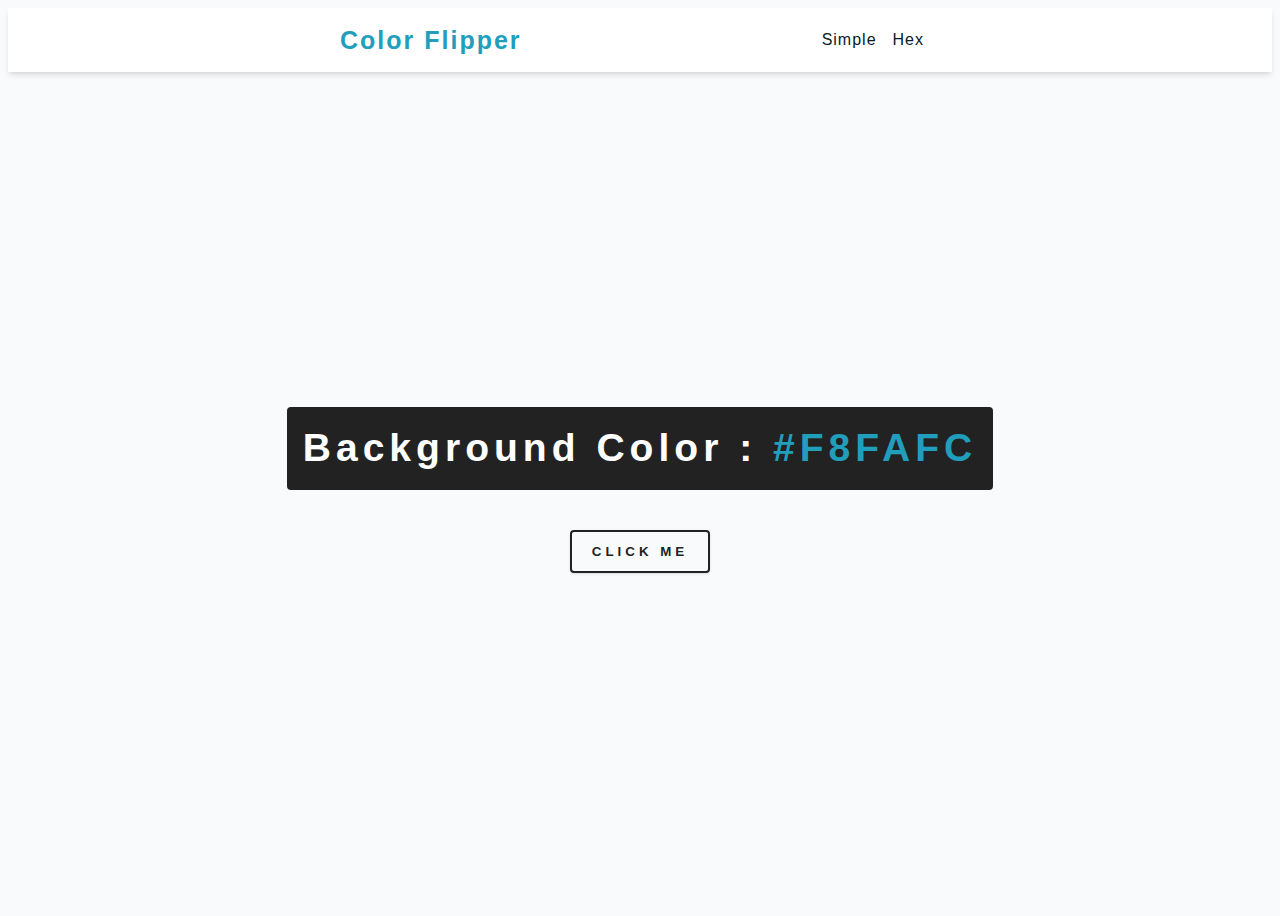
<file: 01-color-flipper/index.html>
<!DOCTYPE html>
<html lang="en">
  <head>
    <meta charset="UTF-8" />
    <meta http-equiv="X-UA-Compatible" content="IE=edge" />
    <meta name="viewport" content="width=device-width, initial-scale=1.0" />
    <title>Color Flipper || Simple</title>
    <link rel="stylesheet" href="./main.css" />
  </head>
  <body>
    <nav>
      <div class="nav-center">
        <h4>color flipper</h4>
        <ul class="nav-links">
          <li><a href="index.html">simple</a></li>
          <li><a href="hex.html">hex</a></li>
        </ul>
      </div>
    </nav>
    <main>
      <div class="container">
        <h2>background color : <span class="color">#f8fafc</span></h2>
        <button class="btn btn-hero" id="btn">click me</button>
      </div>
    </main>
  </body>
</html>
</file>
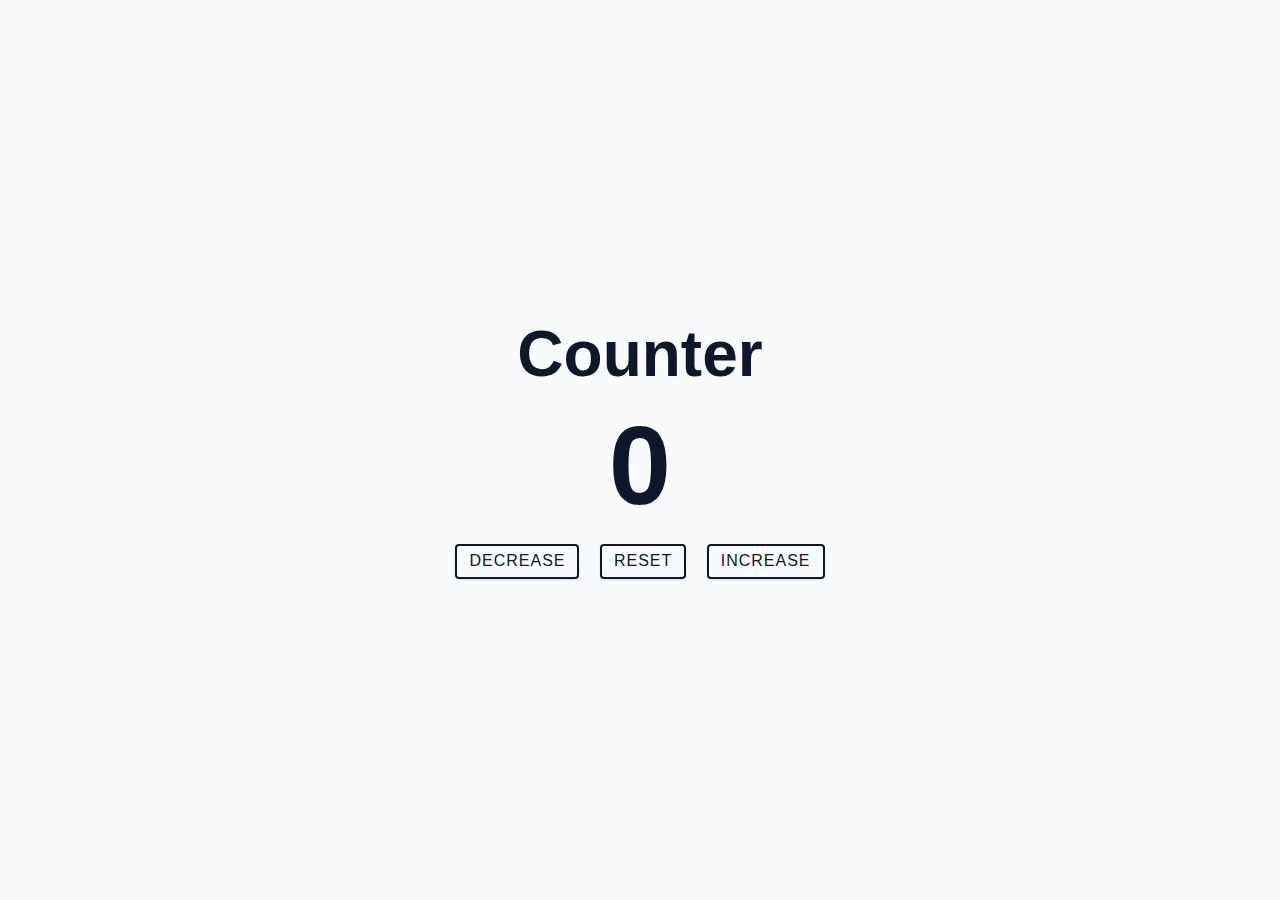
<file: 02-counter/index.html>
<!DOCTYPE html>
<html lang="en">
  <head>
    <meta charset="UTF-8" />
    <meta http-equiv="X-UA-Compatible" content="IE=edge" />
    <meta name="viewport" content="width=device-width, initial-scale=1.0" />
    <title>Counter</title>
    <link rel="stylesheet" href="./normalize.css" />
    <link rel="stylesheet" href="./main.css" />
  </head>
  <body>
    <main>
      <div class="container">
        <h1>counter</h1>
        <span id="value">0</span>
        <div class="btn-container">
          <button class="btn counter-btn decrease">decrease</button>
          <button class="btn counter-btn reset">reset</button>
          <button class="btn counter-btn increase">increase</button>
        </div>
      </div>
    </main>
  </body>
</html>
</file>
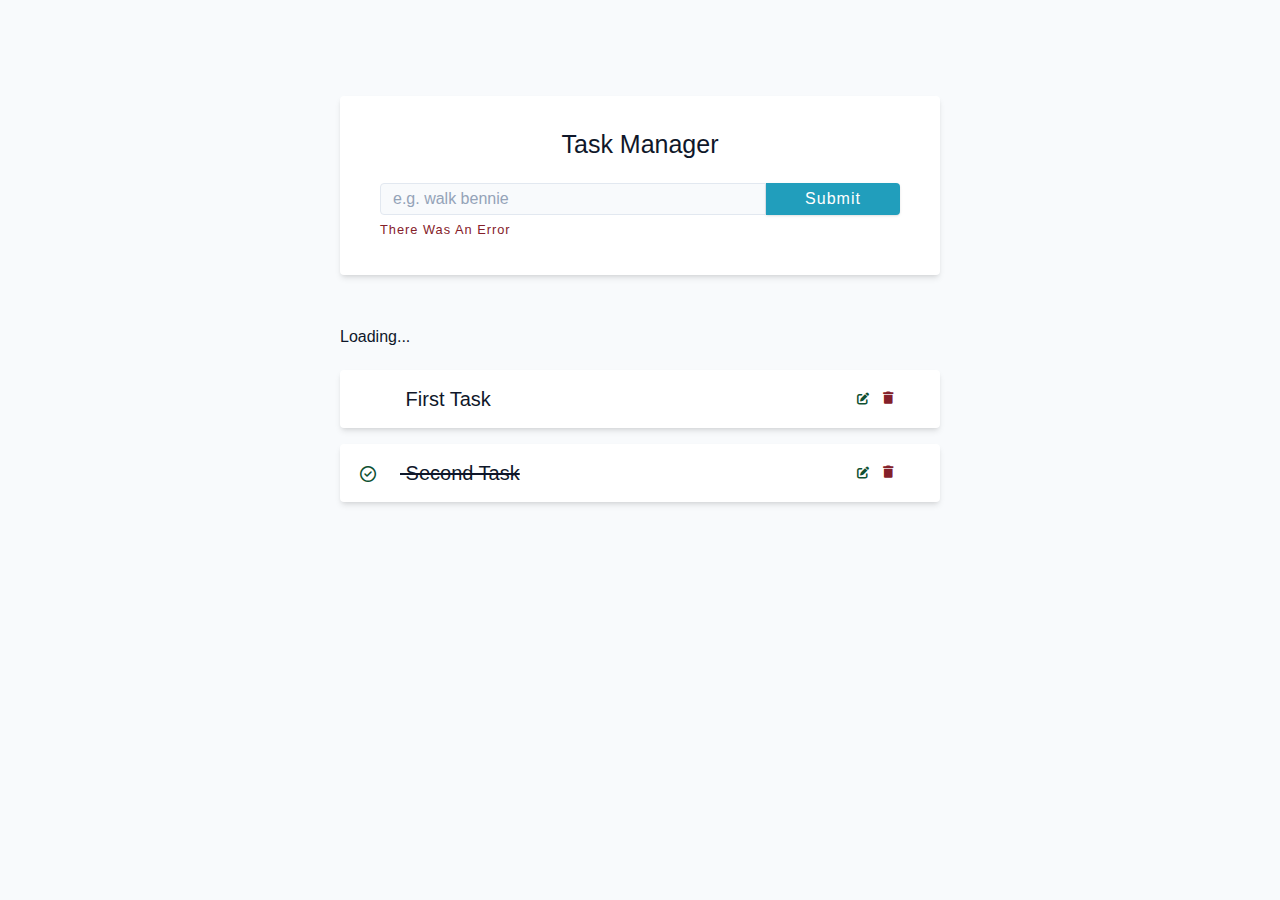
<file: 03-task-manager/index.html>
<!DOCTYPE html>
<html lang="en">
  <head>
    <meta charset="UTF-8" />
    <meta http-equiv="X-UA-Compatible" content="IE=edge" />
    <meta name="viewport" content="width=device-width, initial-scale=1.0" />
    <title>Task Manager</title>
    <!-- normalize css-->
    <link rel="stylesheet" href="./normalize.css" />
    <!-- font awesome -->
    <link
      rel="stylesheet"
      href="https://cdnjs.cloudflare.com/ajax/libs/font-awesome/6.4.0/css/all.min.css"
    />
    <!-- main css -->
    <link rel="stylesheet" href="./main.css" />
  </head>
  <body>
    <form class="form task-form">
      <h4>task manager</h4>
      <div class="form-control">
        <input
          type="text"
          name="name"
          class="form-input task-input"
          placeholder="e.g. walk bennie"
        />
        <button type="submit" class="btn submit-btn">submit</button>
      </div>
      <small class="form-alert">there was an error</small>
    </form>
    <section class="tasks-container">
      <p class="loading-text">Loading...</p>
      <div class="tasks">
        <!-- single task -->
        <div class="single-task">
          <h5>
            <i class="fa-regular fa-circle-check"></i>
            first task
          </h5>
          <div class="task-links">
            <!-- edit link -->
            <a href="task.html" class="edit-link">
              <i class="fa-solid fa-edit"></i>
            </a>
            <!-- delete button -->
            <button type="button" class="delete-btn" data-id="123">
              <i class="fa-solid fa-trash"></i>
            </button>
          </div>
        </div>
        <!-- end of single task -->
        <!-- single task -->
        <div class="single-task task-completed">
          <h5>
            <i class="fa-regular fa-circle-check"></i>
            second task
          </h5>
          <div class="task-links">
            <!-- edit link -->
            <a href="task.html" class="edit-link">
              <i class="fa-solid fa-edit"></i>
            </a>
            <!-- delete button -->
            <button type="button" class="delete-btn" data-id="123">
              <i class="fa-solid fa-trash"></i>
            </button>
          </div>
        </div>
        <!-- end of single task -->
      </div>
    </section>
  </body>
</html>
</file>
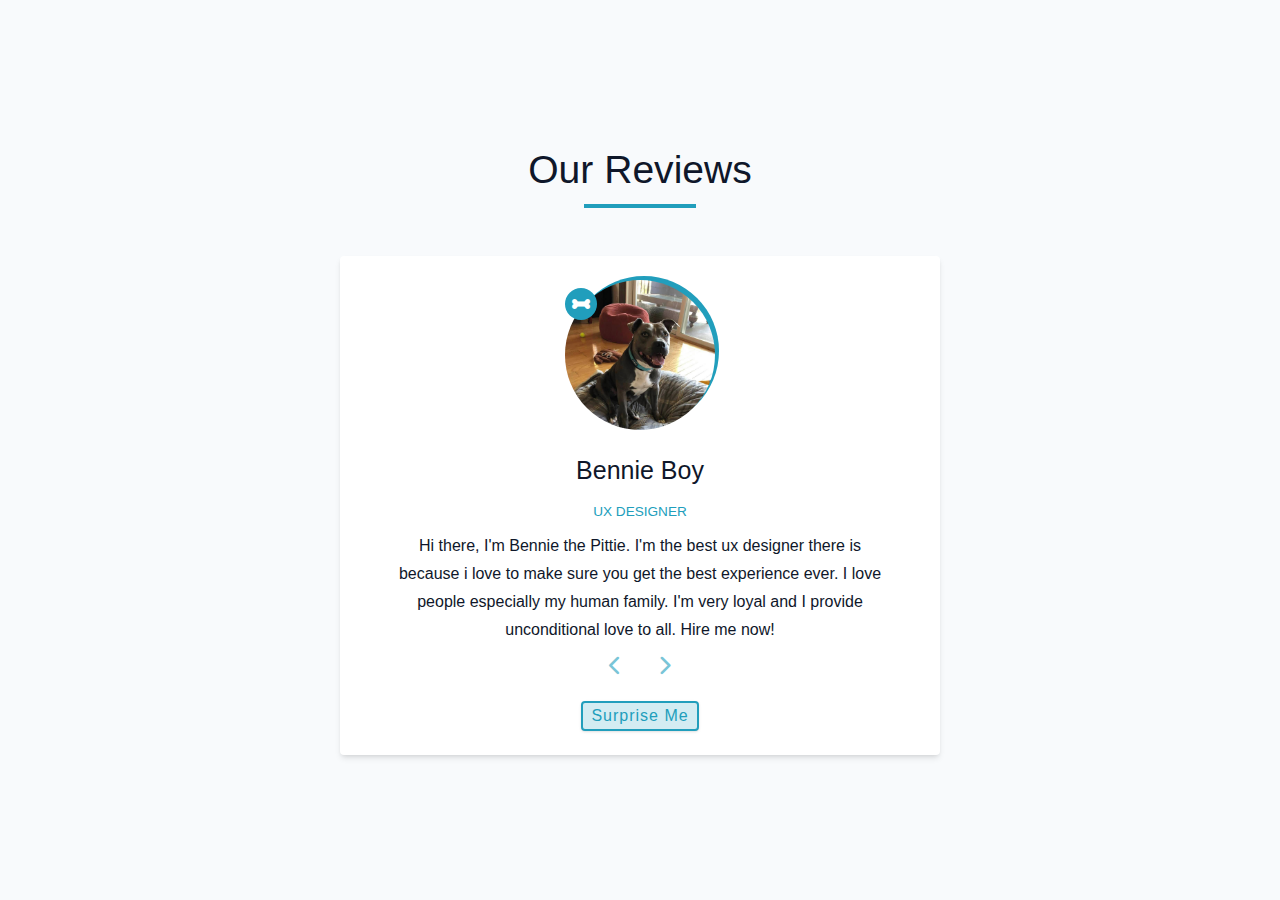
<file: 04-reviews/index.html>
<!DOCTYPE html>
<html lang="en">
  <head>
    <meta charset="UTF-8" />
    <meta http-equiv="X-UA-Compatible" content="IE=edge" />
    <meta name="viewport" content="width=device-width, initial-scale=1.0" />
    <title>Task Manager</title>
    <!-- normalize css-->
    <link rel="stylesheet" href="./normalize.css" />
    <!-- font awesome -->
    <link
      rel="stylesheet"
      href="https://cdnjs.cloudflare.com/ajax/libs/font-awesome/6.4.0/css/all.min.css"
    />
    <!-- main css -->
    <link rel="stylesheet" href="./main.css" />
  </head>
  <body>
    <main>
      <div class="container">
        <!-- title -->
        <div class="title">
          <h2>our reviews</h2>
          <div class="title-underline"></div>
        </div>
        <!-- review -->
        <article class="review">
          <div class="img-container">
            <img
              src="./bennie-pic.jpeg"
              alt="bennie"
              class="img"
              id="bennie-img"
            />
          </div>
          <h4 id="author">bennie boy</h4>
          <p id="job">ux designer</p>
          <p class="info">
            Hi there, I'm Bennie the Pittie. I'm the best ux designer there is
            because i love to make sure you get the best experience ever. I love
            people especially my human family. I'm very loyal and I provide
            unconditional love to all. Hire me now!
          </p>
          <div class="button-container">
            <button type="button" class="prev-btn">
              <i class="fa-solid fa-chevron-left"></i>
            </button>
            <button type="button" class="next-btn">
              <i class="fa-solid fa-chevron-right"></i>
            </button>
          </div>
          <button class="btn random-btn">surprise me</button>
        </article>
      </div>
    </main>
  </body>
</html>
</file>
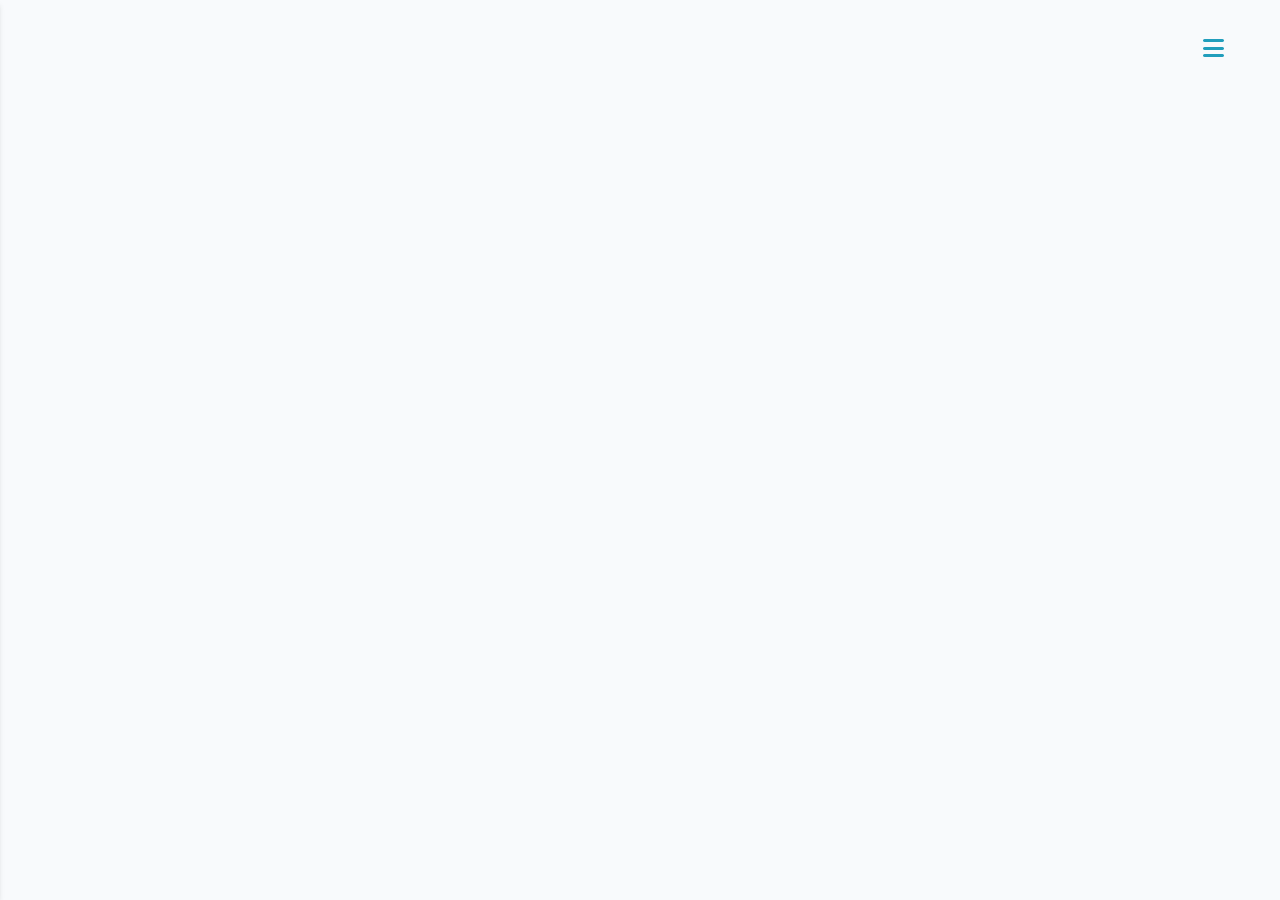
<file: 06-sidebar/index.html>
<!DOCTYPE html>
<html lang="en">
  <head>
    <meta charset="UTF-8" />
    <meta http-equiv="X-UA-Compatible" content="IE=edge" />
    <meta name="viewport" content="width=device-width, initial-scale=1.0" />
    <title>Sidebar</title>
    <!-- normalize css-->
    <link rel="stylesheet" href="./normalize.css" />
    <!-- font awesome -->
    <link
      rel="stylesheet"
      href="https://cdnjs.cloudflare.com/ajax/libs/font-awesome/6.4.0/css/all.min.css"
    />
    <!-- main css -->
    <link rel="stylesheet" href="./main.css" />
  </head>
  <body>
    <button class="sidebar-toggle">
      <i class="fa-solid fa-bars"></i>
    </button>
    <!-- sidebar -->
    <aside class="sidebar">
      <!-- header -->
      <div class="sidebar-header">
        <img src="./logo.jpg" alt="logo" class="logo" />
        <button type="button" class="close-btn">
          <i class="fa-solid fa-times"></i>
        </button>
      </div>
      <!-- links -->
      <ul class="links">
        <li><a href="index.html">home</a></li>
        <li><a href="about.html">about</a></li>
        <li><a href="projects.html">projects</a></li>
        <li><a href="contact.html">contact</a></li>
      </ul>
      <!-- social icons -->
      <ul class="social-icons">
        <li>
          <a href="https://www.twitter.com">
            <i class="fa-brands fa-twitter"></i>
          </a>
        </li>
        <li>
          <a href="https://www.twitter.com">
            <i class="fa-brands fa-facebook"></i>
          </a>
        </li>
        <li>
          <a href="https://www.twitter.com">
            <i class="fa-brands fa-instagram"></i>
          </a>
        </li>
        <li>
          <a href="https://www.twitter.com">
            <i class="fa-brands fa-linkedin"></i>
          </a>
        </li>
        <li>
          <a href="https://www.twitter.com">
            <i class="fa-brands fa-spotify"></i>
          </a>
        </li>
      </ul>
    </aside>
    <!-- end of sidebar -->
    <script src="./app.js"></script>
  </body>
</html>
</file>
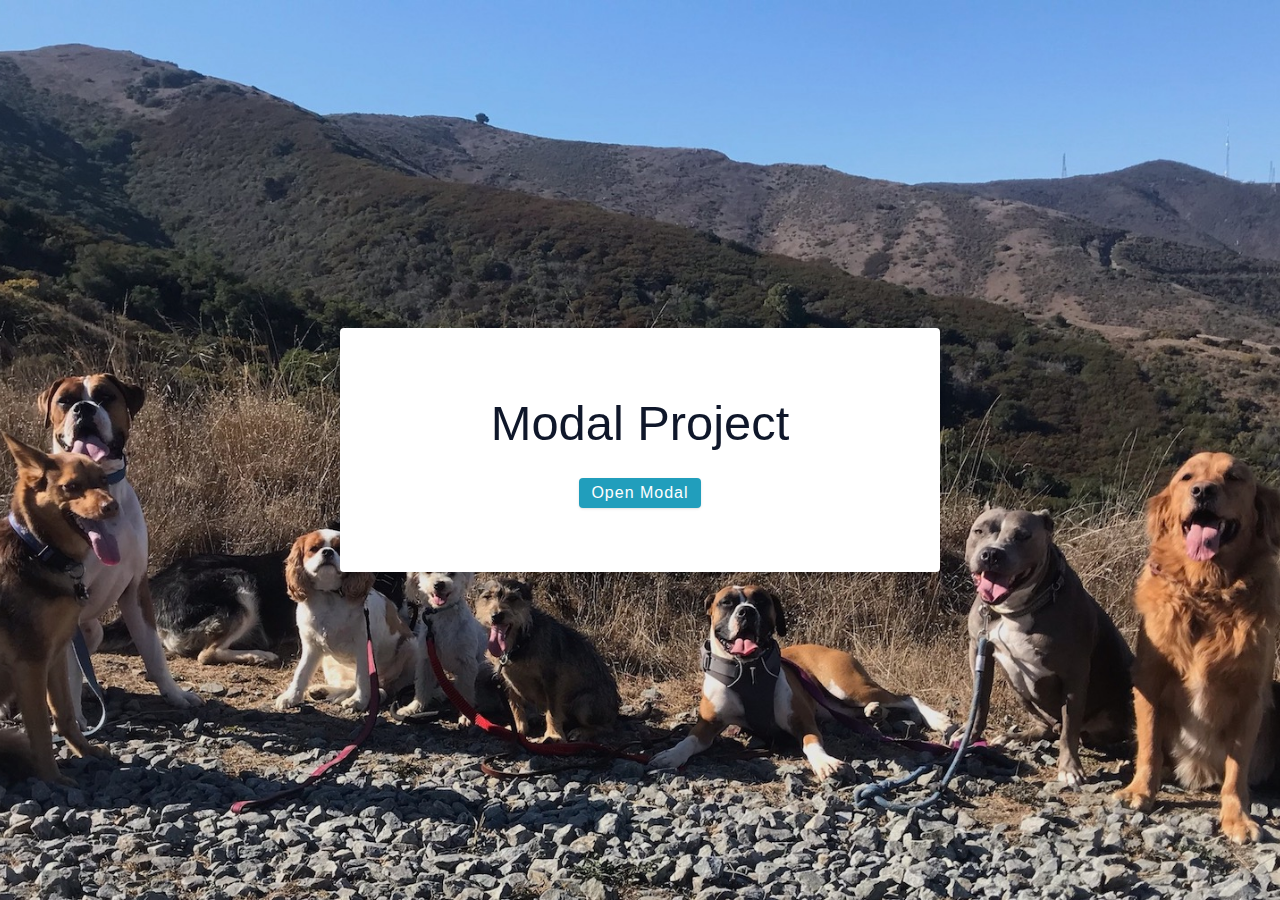
<file: 07-modal/index.html>
<!DOCTYPE html>
<html lang="en">
  <head>
    <meta charset="UTF-8" />
    <meta http-equiv="X-UA-Compatible" content="IE=edge" />
    <meta name="viewport" content="width=device-width, initial-scale=1.0" />
    <title>Modal</title>
    <!-- normalize -->
    <link rel="stylesheet" href="./normalize.css" />
    <!-- main -->
    <link rel="stylesheet" href="./main.css" />
    <!-- font awesome -->
    <link
      rel="stylesheet"
      href="https://cdnjs.cloudflare.com/ajax/libs/font-awesome/6.4.0/css/all.min.css"
    />
  </head>
  <body>
    <!-- hero -->
    <header class="hero">
      <div class="banner">
        <h1>modal project</h1>
        <button type="button" class="btn modal-btn">open modal</button>
      </div>
    </header>
    <!-- modal -->
    <div class="modal-overlay">
      <div class="modal-container">
        <h3>modal content</h3>
        <button type="button" class="close-btn">
          <i class="fa-solid fa-xmark"></i>
        </button>
      </div>
    </div>
    <script src="./app.js"></script>
  </body>
</html>
</file>
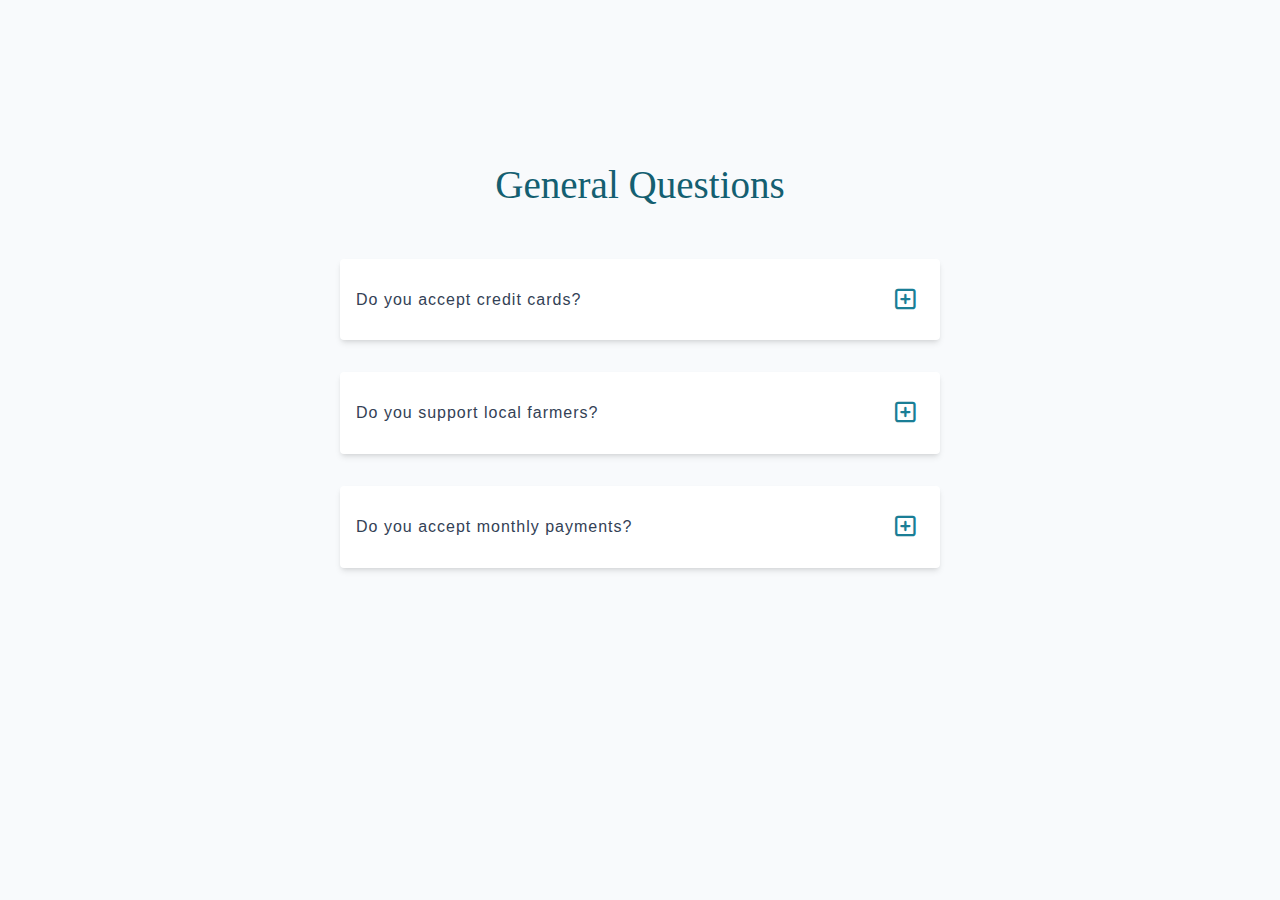
<file: 08-questions/index.html>
<!DOCTYPE html>
<html lang="en">
  <head>
    <meta charset="UTF-8" />
    <meta http-equiv="X-UA-Compatible" content="IE=edge" />
    <meta name="viewport" content="width=device-width, initial-scale=1.0" />
    <title>Questions</title>
    <!-- normalize -->
    <link rel="stylesheet" href="./normalize.css" />
    <!-- main -->
    <link rel="stylesheet" href="./main.css" />
    <!-- font awesome -->
    <link
      rel="stylesheet"
      href="https://cdnjs.cloudflare.com/ajax/libs/font-awesome/6.4.0/css/all.min.css"
    />
  </head>
  <body>
    <section class="questions">
      <!-- title -->
      <h2 class="title">general questions</h2>
      <!-- questions -->
      <div class="section-center">
        <!-- single questions -->
        <article class="question">
          <!-- question title -->
          <div class="question-title">
            <p>Do you accept credit cards?</p>
            <button type="button" class="question-btn">
              <span class="plus-icon">
                <i class="fa-regular fa-square-plus"></i>
              </span>
              <span class="minus-icon">
                <i class="fa-regular fa-square-minus"></i>
              </span>
            </button>
          </div>
          <!-- question text -->
          <div class="question-text">
            <p>
              Lorem, ipsum dolor sit amet consectetur adipisicing elit. Quas,
              fugit! Lorem ipsum dolor sit, amet consectetur adipisicing elit.
              Iusto, beatae.
            </p>
          </div>
        </article>
        <!-- end of single questions -->
        <!-- single questions -->
        <article class="question">
          <!-- question title -->
          <div class="question-title">
            <p>Do you support local farmers?</p>
            <button type="button" class="question-btn">
              <span class="plus-icon">
                <i class="fa-regular fa-square-plus"></i>
              </span>
              <span class="minus-icon">
                <i class="fa-regular fa-square-minus"></i>
              </span>
            </button>
          </div>
          <!-- question text -->
          <div class="question-text">
            <p>
              Lorem, ipsum dolor sit amet consectetur adipisicing elit. Quas,
              fugit! Lorem ipsum dolor sit, amet consectetur adipisicing elit.
              Iusto, beatae.
            </p>
          </div>
        </article>
        <!-- end of single questions -->
        <!-- single questions -->
        <article class="question">
          <!-- question title -->
          <div class="question-title">
            <p>Do you accept monthly payments?</p>
            <button type="button" class="question-btn">
              <span class="plus-icon">
                <i class="fa-regular fa-square-plus"></i>
              </span>
              <span class="minus-icon">
                <i class="fa-regular fa-square-minus"></i>
              </span>
            </button>
          </div>
          <!-- question text -->
          <div class="question-text">
            <p>
              Lorem, ipsum dolor sit amet consectetur adipisicing elit. Quas,
              fugit! Lorem ipsum dolor sit, amet consectetur adipisicing elit.
              Iusto, beatae.
            </p>
          </div>
        </article>
        <!-- end of single questions -->
      </div>
    </section>
    <script src="./app.js"></script>
  </body>
</html>
</file>
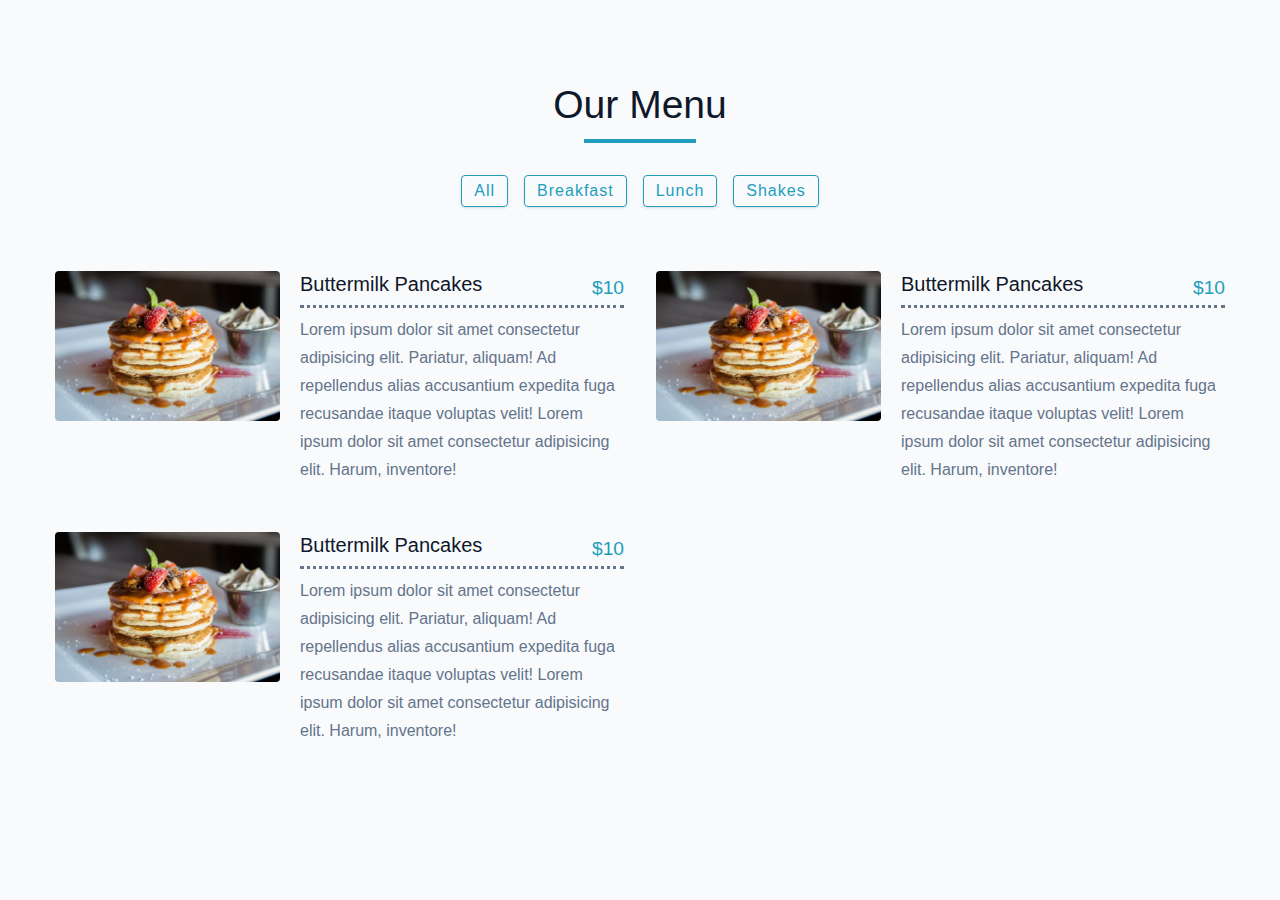
<file: 09-menu/index.html>
<!DOCTYPE html>
<html lang="en">
  <head>
    <meta charset="UTF-8" />
    <meta http-equiv="X-UA-Compatible" content="IE=edge" />
    <meta name="viewport" content="width=device-width, initial-scale=1.0" />
    <title>Menu</title>
    <!-- normalize -->
    <link rel="stylesheet" href="./normalize.css" />
    <!-- main -->
    <link rel="stylesheet" href="./main.css" />
    <!-- font awesome -->
    <link
      rel="stylesheet"
      href="https://cdnjs.cloudflare.com/ajax/libs/font-awesome/6.4.0/css/all.min.css"
    />
  </head>
  <body>
    <section class="menu">
      <!-- title -->
      <div class="title">
        <h2>our menu</h2>
        <div class="title-underline"></div>
      </div>
      <!-- end of title -->
      <!-- filter buttons -->
      <div class="btn-container">
        <button type="button" class="btn filter-btn">all</button>
        <button type="button" class="btn filter-btn">breakfast</button>
        <button type="button" class="btn filter-btn">lunch</button>
        <button type="button" class="btn filter-btn">shakes</button>
      </div>
      <!-- end of filter buttons -->
      <div class="section-center">
        <!-- single item -->
        <article class="menu-item">
          <img src="./menu-item.jpeg" alt="pancakes" class="img photo" />
          <div class="item-info">
            <header>
              <h5>buttermilk pancakes</h5>
              <span class="price">$10</span>
            </header>
            <p class="item-text">
              Lorem ipsum dolor sit amet consectetur adipisicing elit. Pariatur,
              aliquam! Ad repellendus alias accusantium expedita fuga recusandae
              itaque voluptas velit! Lorem ipsum dolor sit amet consectetur
              adipisicing elit. Harum, inventore!
            </p>
          </div>
        </article>
        <!-- end of single item -->
        <!-- single item -->
        <article class="menu-item">
          <img src="./menu-item.jpeg" alt="pancakes" class="img photo" />
          <div class="item-info">
            <header>
              <h5>buttermilk pancakes</h5>
              <span class="price">$10</span>
            </header>
            <p class="item-text">
              Lorem ipsum dolor sit amet consectetur adipisicing elit. Pariatur,
              aliquam! Ad repellendus alias accusantium expedita fuga recusandae
              itaque voluptas velit! Lorem ipsum dolor sit amet consectetur
              adipisicing elit. Harum, inventore!
            </p>
          </div>
        </article>
        <!-- end of single item -->
        <!-- single item -->
        <article class="menu-item">
          <img src="./menu-item.jpeg" alt="pancakes" class="img photo" />
          <div class="item-info">
            <header>
              <h5>buttermilk pancakes</h5>
              <span class="price">$10</span>
            </header>
            <p class="item-text">
              Lorem ipsum dolor sit amet consectetur adipisicing elit. Pariatur,
              aliquam! Ad repellendus alias accusantium expedita fuga recusandae
              itaque voluptas velit! Lorem ipsum dolor sit amet consectetur
              adipisicing elit. Harum, inventore!
            </p>
          </div>
        </article>
        <!-- end of single item -->
      </div>
    </section>
  </body>
</html>
</file>
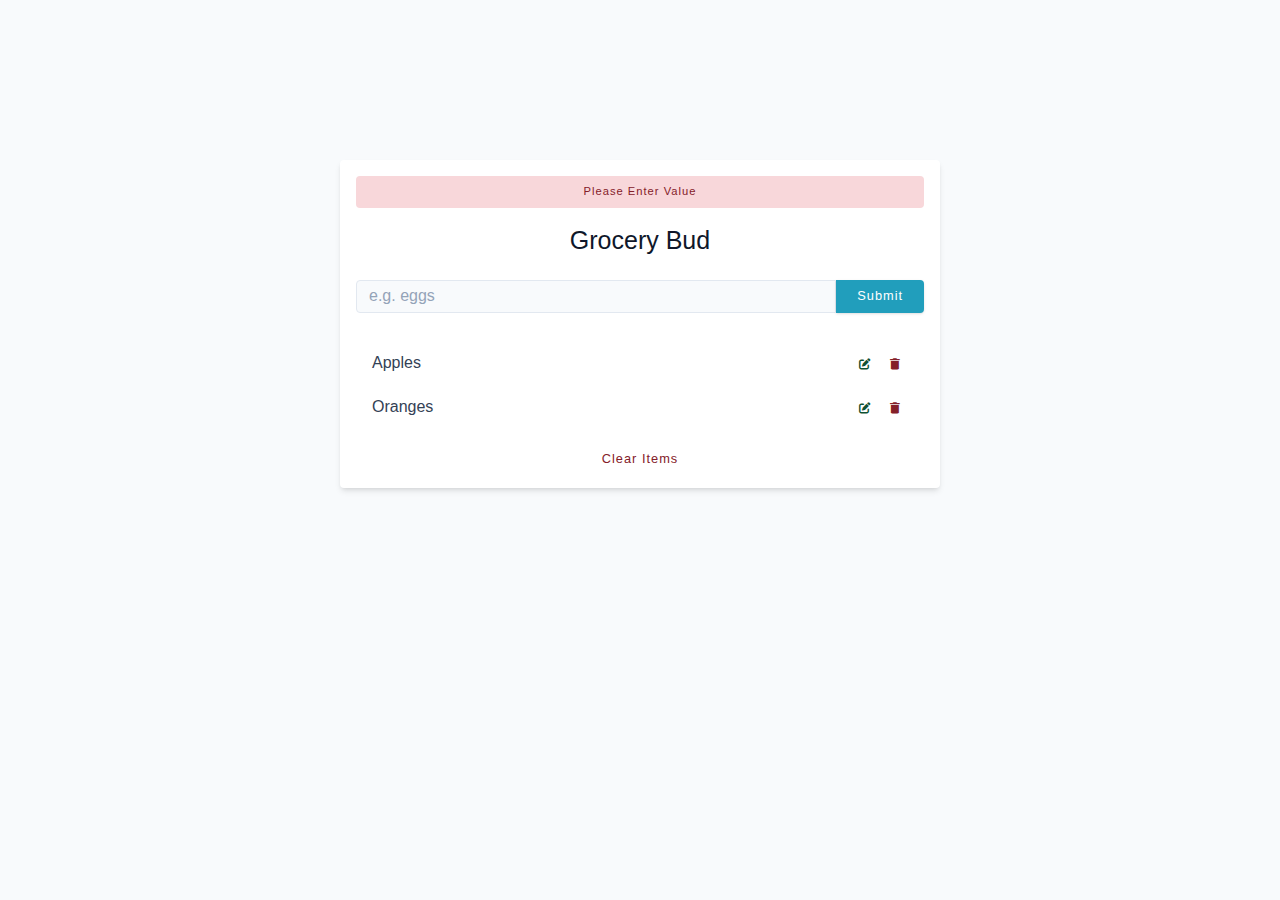
<file: 10-grocery-bud/index.html>
<!DOCTYPE html>
<html lang="en">
  <head>
    <meta charset="UTF-8" />
    <meta http-equiv="X-UA-Compatible" content="IE=edge" />
    <meta name="viewport" content="width=device-width, initial-scale=1.0" />
    <title>Grocery Bud</title>
    <!-- normalize -->
    <link rel="stylesheet" href="./normalize.css" />
    <!-- main -->
    <link rel="stylesheet" href="./main.css" />
    <!-- font awesome -->
    <link
      rel="stylesheet"
      href="https://cdnjs.cloudflare.com/ajax/libs/font-awesome/6.4.0/css/all.min.css"
    />
  </head>
  <body>
    <section class="section-center">
      <!-- form -->
      <form class="grocery-form">
        <div class="alert alert-danger">please enter value</div>
        <h4>grocery bud</h4>
        <div class="form-row">
          <input type="text" class="form-input" placeholder="e.g. eggs" />
          <button type="submit" class="btn submit-btn text-small">
            submit
          </button>
        </div>
      </form>
      <!-- list -->
      <div class="grocery-container">
        <!-- list items -->
        <div class="grocery-list">
          <!-- grocery item -->
          <article class="grocery-item">
            <span class="title">apples</span>
            <div class="btn-container">
              <!-- edit btn -->
              <button type="button" class="edit-btn">
                <i class="fa-solid fa-edit"></i>
              </button>
              <!-- delete btn -->
              <button type="button" class="delete-btn">
                <i class="fa-solid fa-trash"></i>
              </button>
            </div>
          </article>
          <!-- end of grocery item -->
          <!-- grocery item -->
          <article class="grocery-item">
            <span class="title">oranges</span>
            <div class="btn-container">
              <!-- edit btn -->
              <button type="button" class="edit-btn">
                <i class="fa-solid fa-edit"></i>
              </button>
              <!-- delete btn -->
              <button type="button" class="delete-btn">
                <i class="fa-solid fa-trash"></i>
              </button>
            </div>
          </article>
          <!-- end of grocery item -->
        </div>
        <!-- clear button -->
        <button type="button" class="clear-btn text-small">clear items</button>
      </div>
    </section>
  </body>
</html>
</file>
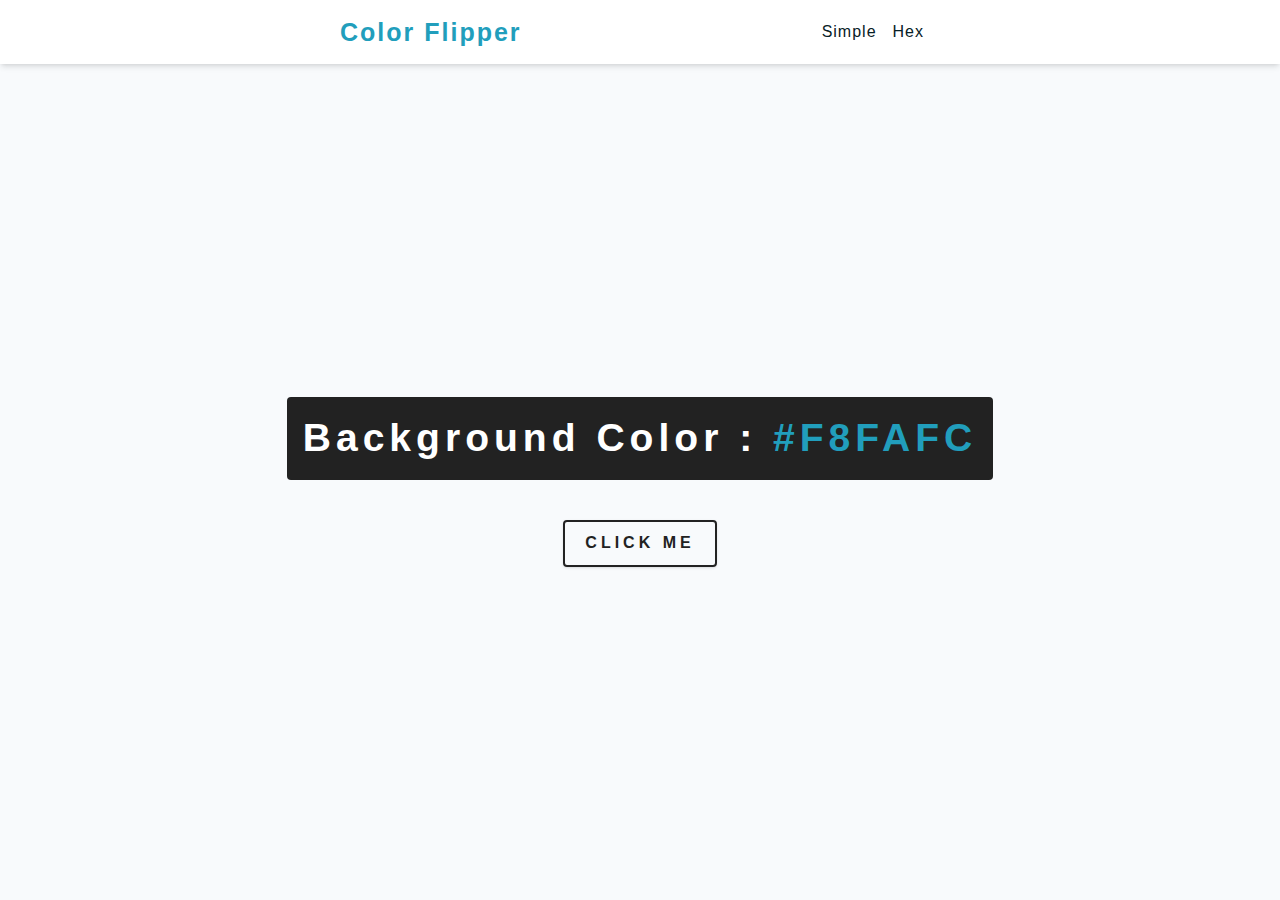
<file: 01-color-flipper/hex.html>
<!DOCTYPE html>
<html lang="en">
  <head>
    <meta charset="UTF-8" />
    <meta http-equiv="X-UA-Compatible" content="IE=edge" />
    <meta name="viewport" content="width=device-width, initial-scale=1.0" />
    <title>Color Flipper || Hex</title>
    <!-- normalize -->
    <link rel="stylesheet" href="./normalize.css" />
    <!-- font-awesome -->
    <link
      rel="stylesheet"
      href="https://cdnjs.cloudflare.com/ajax/libs/font-awesome/5.14.0/css/all.min.css"
    />
    <!-- main css -->
    <link rel="stylesheet" href="./main.css" />
  </head>
  <body>
    <nav>
      <div class="nav-center">
        <h4>color flipper</h4>
        <ul class="nav-links">
          <li><a href="index.html">simple</a></li>
          <li><a href="hex.html">hex</a></li>
        </ul>
      </div>
    </nav>
    <main>
      <div class="container">
        <h2>background color : <span class="color">#f8fafc</span></h2>
        <button class="btn btn-hero" id="btn">click me</button>
      </div>
    </main>
  </body>
</html>
</file>
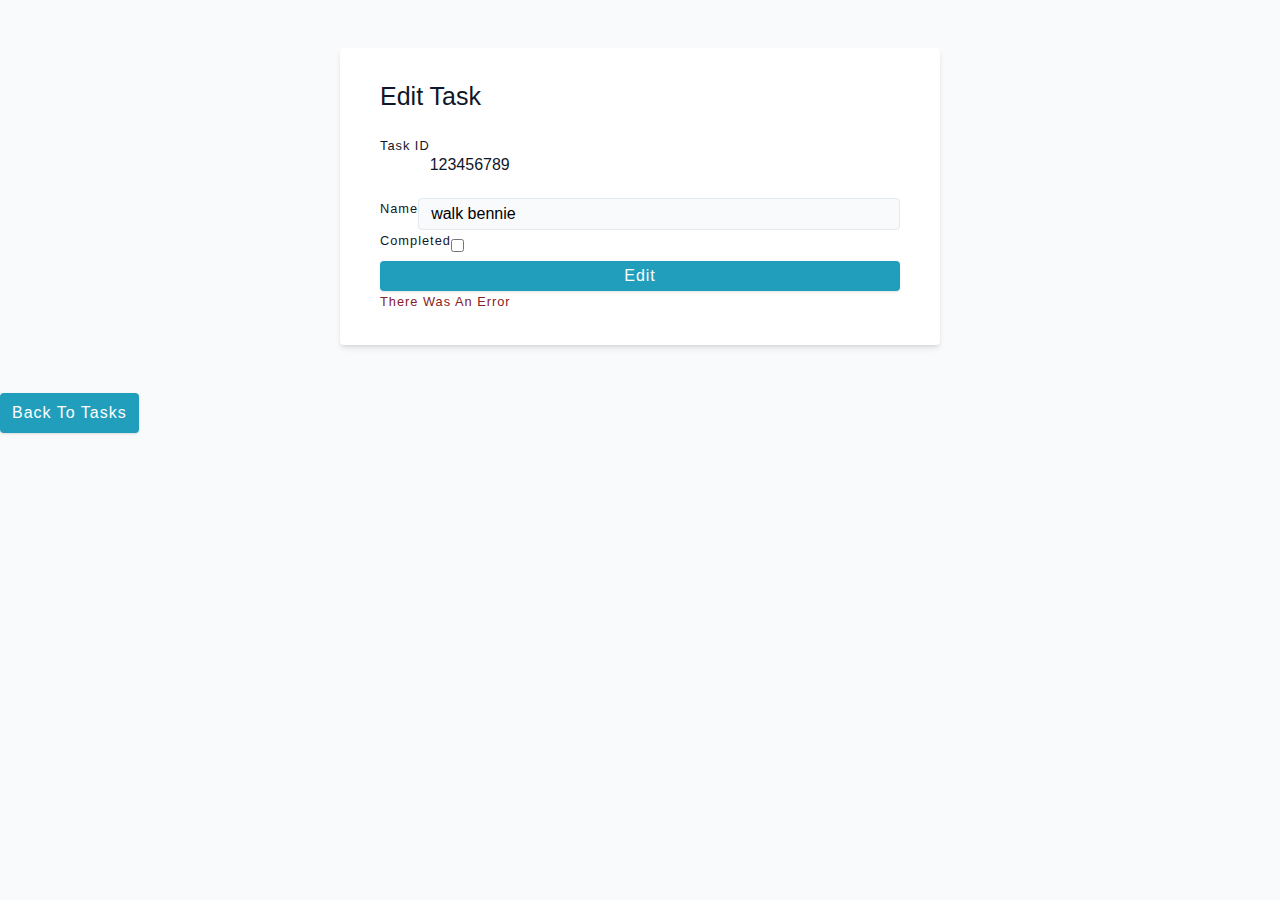
<file: 03-task-manager/task.html>
<!DOCTYPE html>
<html lang="en">
  <head>
    <meta charset="UTF-8" />
    <meta http-equiv="X-UA-Compatible" content="IE=edge" />
    <meta name="viewport" content="width=device-width, initial-scale=1.0" />
    <!-- normalize -->
    <link rel="stylesheet" href="./normalize.css" />
    <!-- main  -->
    <link rel="stylesheet" href="./main.css" />

    <title>Edit Task || Starter</title>
  </head>
  <body>
    <form class="form single-task-form">
      <h4>edit task</h4>
      <div class="form-control">
        <label for="" class="form-label">task ID</label>
        <p class="task-edit-id">123456789</p>
      </div>
      <div class="form-control">
        <label for="" class="form-label">name</label>
        <input
          type="text"
          name="name"
          class="form-input task-edit-name"
          value="walk bennie"
        />
      </div>
      <div class="form-control">
        <label for="" class="form-label">completed</label>
        <input type="checkbox" name="completed" class="task-edited-completed" />
      </div>
      <button type="submit" class="btn btn-block task-edit-btn">edit</button>
      <div class="form-alert text-small">there was an error</div>
    </form>
    <a href="index.html" class="btn back-link">back to tasks</a>
  </body>
</html>
</file>
<file: 01-color-flipper/main.css>
*,
::after,
::before {
  box-sizing: border-box;
}

/* fonts */
@import url("https://fonts.googleapis.com/css2?family=Karla&family=Work+Sans&display=swap");

html {
  font-size: 100%;
} /*16px*/

/* CSS Variables */
:root {
  /* colors*/
  --primary-100: #d3ecf2;
  --primary-200: #a6d8e4;
  --primary-300: #7ac5d7;
  --primary-400: #4db1c9;
  --primary-500: #219ebc;
  --primary-600: #1a7e96;
  --primary-700: #145f71;
  --primary-800: #0d3f4b;
  --primary-900: #072026;
  /* grey */
  --grey-50: #f8fafc;
  --grey-100: #f1f5f9;
  --grey-200: #e2e8f0;
  --grey-300: #cbd5e1;
  --grey-400: #94a3b8;
  --grey-500: #64748b;
  --grey-600: #475569;
  --grey-700: #334155;
  --grey-800: #1e293b;
  --grey-900: #0f172a;
  /* rest of the colors */
  --clr-black: #222;
  --clr-white: #fff;
  --clr-red-light: #f8d7da;
  --clr-red-dark: #842029;
  --clr-green-light: #d1e7dd;
  --clr-green-dark: #0f5132;

  --heading-font: "Work Sans", sans-serif;
  --body-font: "Karla", sans-serif;
  --small-text: 0.8em;

  /* rest of the vars */
  --background-color: var(--grey-50);
  --text-color: var(--grey-900);
  --border-radius: 0.25rem;
  --letter-spacing: 1px;
  --transition: 0.3s ease-in-out all;
  --max-width: 1170px;
  --fixed-width: 600px;

  /* box shadow */
  --shadow-1: 0 1px 3px 0 rgb(0 0 0 / 0.1), 0 1px 2px -1px rgb(0 0 0 / 0.1);
  --shadow-2: 0 4px 6px -1px rgb(0 0 0 / 0.1), 0 2px 4px -2px rgb(0 0 0 / 0.1);
  --shadow-3: 0 10px 15px -3px rgb(0 0 0 / 0.1), 0 4px 6px -4px rgb(0 0 0 / 0.1);
  --shadow-4: 0 20px 25px -5px rgb(0 0 0 / 0.1),
    0 8px 10px -6px rgb(0 0 0 / 0.1);
}

body {
  background: var(--background-color);
  font-family: var(--body-font);
  font-weight: 400;
  line-height: 1.75;
  color: var(--text-color);
}

p {
  margin-bottom: 1.2rem;
  max-width: 40em;
}

h1,
h2,
h3,
h4,
h5 {
  margin: 0;
  margin-bottom: 1.38rem;
  font-family: var(--heading-font);
  font-weight: 400;
  line-height: 1.3;
  text-transform: capitalize;
}

h1 {
  margin-top: 0;
  font-size: 3.052rem;
}

h2 {
  font-size: 2.441rem;
}

h3 {
  font-size: 1.953rem;
}

h4 {
  font-size: 1.563rem;
}
h5 {
  font-size: 1.25rem;
}
small,
.text-small {
  font-size: var(--small-text);
}
a {
  text-decoration: none;
}
ul {
  list-style-type: none;
  padding: 0;
}
img {
  width: 50%;
  display: block;
  object-fit: cover;
}

/* buttons */

.btn {
  cursor: pointer;
  color: var(--clr-white);
  background: var(--primary-500);
  border: transparent;
  border-radius: var(--border-radius);
  letter-spacing: var(--letter-spacing);
  padding: 0.375rem 0.75rem;
  box-shadow: var(--shadow-1);
  transition: var(--transition);
  text-transform: capitalize;
  display: inline-block;
}
.btn:hover {
  background: var(--primary-700);
  box-shadow: var(--shadow-3);
}
.btn-hipster {
  color: var(--grey-100);
  background: var(--primary-800);
}
.btn-hipster:hover {
  color: var(--grey-300);
  background: var(--primary-600);
}
.btn-block {
  width: 100%;
}

/* alerts */

.alert {
  padding: 0.375rem 0.75rem;
  margin-bottom: 1rem;
  border-color: transparent;
  border-radius: var(--border-radius);
}
.alert-danger {
  color: var(--clr-red-dark);
  background: var(--clr-red-light);
}
.alert-success {
  color: var(--clr-green-dark);
  background: var(--clr-green-light);
}

/* form */

.form {
  width: 90vw;
  max-width: var(--fixed-width);
  background: var(--clr-white);
  border-radius: var(--border-radius);
  box-shadow: var(--shadow-2);
  padding: 2rem 2.5rem;
  margin: 3rem auto;
}
.form-label {
  display: block;
  font-size: var(--small-text);
  margin-bottom: 0.5rem;
  text-transform: capitalize;
  letter-spacing: var(--letter-spacing);
}
.form-input,
.form-text-area {
  width: 100%;
  padding: 0.375rem 0.75rem;
  border-radius: var(--border-radius);
  background: var(--background-color);
  border: 1px solid var(--grey-200);
}
.form-row {
  margin-bottom: 1rem;
}
.form-text-area {
  height: 7rem;
}
::placeholder {
  font-family: inherit;
  color: var(--grey-400);
}
.form-alert {
  color: var(--clr-red-dark);
  text-transform: capitalize;
  letter-spacing: var(--letter-spacing);
}

/* alert */

@keyframes spinner {
  to {
    transform: rotate(360deg);
  }
}

.loading {
  width: 6rem;
  height: 6rem;
  border: 5px solid var(--grey-400);
  border-radius: 50%;
  border-top-color: var(--primary-500);
  animation: spinner 0.6s linear infinite;
  margin: 0 auto;
}

/* title */

.title {
  text-align: center;
}
.title h2 {
  margin-bottom: 0.5rem;
}
.title-underline {
  background: var(--primary-500);
  width: 7rem;
  height: 0.25rem;
  margin: 0 auto;
}

/* 
======================
Nav
======================
*/

nav {
  background: var(--clr-white);
  height: 4rem;
  display: grid;
  align-items: center;
  justify-content: center;
  box-shadow: var(--shadow-2);
}
.nav-center {
  width: 90vw;
  max-width: var(--fixed-width);
  /* margin: 0 auto; */
  display: flex;
  align-items: center;
  justify-content: space-between;
}
.nav-center h4 {
  margin-bottom: 0;
  color: var(--primary-500);
  letter-spacing: 2px;
  font-weight: 600;
}
.nav-links {
  display: flex;
  /* gap: 1rem;  */
}
nav a {
  text-transform: capitalize;
  font-size: 1rem;
  color: var(--primary-900);
  letter-spacing: var(--letter-spacing);
  margin-right: 1rem;
  transition: var(--transition);
}
nav a:hover {
  color: var(--primary-500);
}

/* 
======================
Container
======================
*/
main {
  height: calc(100vh - 4rem);
  display: grid;
  place-items: center;
}
.container {
  text-align: center;
}
.container h2 {
  background: var(--clr-black);
  color: var(--clr-white);
  border-radius: var(--border-radius);
  padding: 1rem;
  margin-bottom: 2.5rem;
  letter-spacing: 5px;
  font-weight: 600;
}
.color {
  color: var(--primary-500);
  text-transform: uppercase;
}
.btn-hero {
  text-transform: uppercase;
  background: transparent;
  color: var(--clr-black);
  letter-spacing: 0.25rem;
  font-weight: bold;
  padding: 0.75rem 1.25rem;
  border: 2px solid var(--clr-black);
}
.btn-hero:hover {
  color: var(--clr-white);
  background: var(--clr-black);
}
</file>
<file: 02-counter/main.css>
*,
::after,
::before {
  box-sizing: border-box;
}

/* fonts */
@import url("https://fonts.googleapis.com/css2?family=Karla&family=Work+Sans&display=swap");

html {
  font-size: 100%;
} /*16px*/

/* CSS Variables */
:root {
  /* colors*/
  --primary-100: #d3ecf2;
  --primary-200: #a6d8e4;
  --primary-300: #7ac5d7;
  --primary-400: #4db1c9;
  --primary-500: #219ebc;
  --primary-600: #1a7e96;
  --primary-700: #145f71;
  --primary-800: #0d3f4b;
  --primary-900: #072026;
  /* grey */
  --grey-50: #f8fafc;
  --grey-100: #f1f5f9;
  --grey-200: #e2e8f0;
  --grey-300: #cbd5e1;
  --grey-400: #94a3b8;
  --grey-500: #64748b;
  --grey-600: #475569;
  --grey-700: #334155;
  --grey-800: #1e293b;
  --grey-900: #0f172a;
  /* rest of the colors */
  --clr-black: #222;
  --clr-white: #fff;
  --clr-red-light: #f8d7da;
  --clr-red-dark: #842029;
  --clr-green-light: #d1e7dd;
  --clr-green-dark: #0f5132;

  --heading-font: "Work Sans", sans-serif;
  --body-font: "Karla", sans-serif;
  --small-text: 0.8em;

  /* rest of the vars */
  --background-color: var(--grey-50);
  --text-color: var(--grey-900);
  --border-radius: 0.25rem;
  --letter-spacing: 1px;
  --transition: 0.3s ease-in-out all;
  --max-width: 1170px;
  --fixed-width: 600px;

  /* box shadow */
  --shadow-1: 0 1px 3px 0 rgb(0 0 0 / 0.1), 0 1px 2px -1px rgb(0 0 0 / 0.1);
  --shadow-2: 0 4px 6px -1px rgb(0 0 0 / 0.1), 0 2px 4px -2px rgb(0 0 0 / 0.1);
  --shadow-3: 0 10px 15px -3px rgb(0 0 0 / 0.1), 0 4px 6px -4px rgb(0 0 0 / 0.1);
  --shadow-4: 0 20px 25px -5px rgb(0 0 0 / 0.1),
    0 8px 10px -6px rgb(0 0 0 / 0.1);
}

body {
  background: var(--background-color);
  font-family: var(--body-font);
  font-weight: 400;
  line-height: 1.75;
  color: var(--text-color);
}

p {
  margin-bottom: 1.2rem;
  max-width: 40em;
}

h1,
h2,
h3,
h4,
h5 {
  margin: 0;
  margin-bottom: 1.38rem;
  font-family: var(--heading-font);
  font-weight: 400;
  line-height: 1.3;
  text-transform: capitalize;
}

h1 {
  margin-top: 0;
  font-size: 3.052rem;
}

h2 {
  font-size: 2.441rem;
}

h3 {
  font-size: 1.953rem;
}

h4 {
  font-size: 1.563rem;
}
h5 {
  font-size: 1.25rem;
}
small,
.text-small {
  font-size: var(--small-text);
}
a {
  text-decoration: none;
}
ul {
  list-style-type: none;
  padding: 0;
}
img {
  width: 50%;
  display: block;
  object-fit: cover;
}

/* buttons */

.btn {
  cursor: pointer;
  color: var(--clr-white);
  background: var(--primary-500);
  border: transparent;
  border-radius: var(--border-radius);
  letter-spacing: var(--letter-spacing);
  padding: 0.375rem 0.75rem;
  box-shadow: var(--shadow-1);
  transition: var(--transition);
  text-transform: capitalize;
  display: inline-block;
}
.btn:hover {
  background: var(--primary-700);
  box-shadow: var(--shadow-3);
}
.btn-hipster {
  color: var(--grey-100);
  background: var(--primary-800);
}
.btn-hipster:hover {
  color: var(--grey-300);
  background: var(--primary-600);
}
.btn-block {
  width: 100%;
}

/* alerts */

.alert {
  padding: 0.375rem 0.75rem;
  margin-bottom: 1rem;
  border-color: transparent;
  border-radius: var(--border-radius);
}
.alert-danger {
  color: var(--clr-red-dark);
  background: var(--clr-red-light);
}
.alert-success {
  color: var(--clr-green-dark);
  background: var(--clr-green-light);
}

/* form */

.form {
  width: 90vw;
  max-width: var(--fixed-width);
  background: var(--clr-white);
  border-radius: var(--border-radius);
  box-shadow: var(--shadow-2);
  padding: 2rem 2.5rem;
  margin: 3rem auto;
}
.form-label {
  display: block;
  font-size: var(--small-text);
  margin-bottom: 0.5rem;
  text-transform: capitalize;
  letter-spacing: var(--letter-spacing);
}
.form-input,
.form-text-area {
  width: 100%;
  padding: 0.375rem 0.75rem;
  border-radius: var(--border-radius);
  background: var(--background-color);
  border: 1px solid var(--grey-200);
}
.form-row {
  margin-bottom: 1rem;
}
.form-text-area {
  height: 7rem;
}
::placeholder {
  font-family: inherit;
  color: var(--grey-400);
}
.form-alert {
  color: var(--clr-red-dark);
  text-transform: capitalize;
  letter-spacing: var(--letter-spacing);
}

/* alert */

@keyframes spinner {
  to {
    transform: rotate(360deg);
  }
}

.loading {
  width: 6rem;
  height: 6rem;
  border: 5px solid var(--grey-400);
  border-radius: 50%;
  border-top-color: var(--primary-500);
  animation: spinner 0.6s linear infinite;
  margin: 0 auto;
}

/* title */

.title {
  text-align: center;
}
.title h2 {
  margin-bottom: 0.5rem;
}
.title-underline {
  background: var(--primary-500);
  width: 7rem;
  height: 0.25rem;
  margin: 0 auto;
}

/* 
======================
Nav
======================
*/

nav {
  background: var(--clr-white);
  height: 4rem;
  display: grid;
  align-items: center;
  justify-content: center;
  box-shadow: var(--shadow-2);
}
.nav-center {
  width: 90vw;
  max-width: var(--fixed-width);
  /* margin: 0 auto; */
  display: flex;
  align-items: center;
  justify-content: space-between;
}
.nav-center h4 {
  margin-bottom: 0;
  color: var(--primary-500);
  letter-spacing: 2px;
  font-weight: 600;
}
.nav-links {
  display: flex;
  /* gap: 1rem;  */
}
nav a {
  text-transform: capitalize;
  font-size: 1rem;
  color: var(--primary-900);
  letter-spacing: var(--letter-spacing);
  margin-right: 1rem;
  transition: var(--transition);
}
nav a:hover {
  color: var(--primary-500);
}

/* 
=============
Counter
=============
*/
main {
  min-height: 100vh;
  display: grid;
  place-items: center;
}
.container {
  text-align: center;
}
.container h1 {
  font-size: 4rem;
  font-weight: 600;
  margin-bottom: 0;
}
#value {
  font-size: 7rem;
  font-weight: bold;
  line-height: 1.25;
}
.counter-btn {
  text-transform: uppercase;
  background: transparent;
  color: var(--text-color);
  border: 2px solid var(--text-color);
  margin: 0.5rem;
}
.counter-btn:hover {
  background: var(--text-color);
  color: var(--clr-white);
}
</file>
<file: 03-task-manager/main.css>
*,
::after,
::before {
  box-sizing: border-box;
}

/* fonts */
@import url("https://fonts.googleapis.com/css2?family=Karla&family=Work+Sans&display=swap");

html {
  font-size: 100%;
} /*16px*/

/* CSS Variables */
:root {
  /* colors*/
  --primary-100: #d3ecf2;
  --primary-200: #a6d8e4;
  --primary-300: #7ac5d7;
  --primary-400: #4db1c9;
  --primary-500: #219ebc;
  --primary-600: #1a7e96;
  --primary-700: #145f71;
  --primary-800: #0d3f4b;
  --primary-900: #072026;
  /* grey */
  --grey-50: #f8fafc;
  --grey-100: #f1f5f9;
  --grey-200: #e2e8f0;
  --grey-300: #cbd5e1;
  --grey-400: #94a3b8;
  --grey-500: #64748b;
  --grey-600: #475569;
  --grey-700: #334155;
  --grey-800: #1e293b;
  --grey-900: #0f172a;
  /* rest of the colors */
  --clr-black: #222;
  --clr-white: #fff;
  --clr-red-light: #f8d7da;
  --clr-red-dark: #842029;
  --clr-green-light: #d1e7dd;
  --clr-green-dark: #0f5132;

  --heading-font: "Work Sans", sans-serif;
  --body-font: "Karla", sans-serif;
  --small-text: 0.8em;

  /* rest of the vars */
  --background-color: var(--grey-50);
  --text-color: var(--grey-900);
  --border-radius: 0.25rem;
  --letter-spacing: 1px;
  --transition: 0.3s ease-in-out all;
  --max-width: 1170px;
  --fixed-width: 600px;

  /* box shadow */
  --shadow-1: 0 1px 3px 0 rgb(0 0 0 / 0.1), 0 1px 2px -1px rgb(0 0 0 / 0.1);
  --shadow-2: 0 4px 6px -1px rgb(0 0 0 / 0.1), 0 2px 4px -2px rgb(0 0 0 / 0.1);
  --shadow-3: 0 10px 15px -3px rgb(0 0 0 / 0.1), 0 4px 6px -4px rgb(0 0 0 / 0.1);
  --shadow-4: 0 20px 25px -5px rgb(0 0 0 / 0.1),
    0 8px 10px -6px rgb(0 0 0 / 0.1);
}

body {
  background: var(--background-color);
  font-family: var(--body-font);
  font-weight: 400;
  line-height: 1.75;
  color: var(--text-color);
}

p {
  margin-bottom: 1.2rem;
  max-width: 40em;
}

h1,
h2,
h3,
h4,
h5 {
  margin: 0;
  margin-bottom: 1.38rem;
  font-family: var(--heading-font);
  font-weight: 400;
  line-height: 1.3;
  text-transform: capitalize;
}

h1 {
  margin-top: 0;
  font-size: 3.052rem;
}

h2 {
  font-size: 2.441rem;
}

h3 {
  font-size: 1.953rem;
}

h4 {
  font-size: 1.563rem;
}
h5 {
  font-size: 1.25rem;
}
small,
.text-small {
  font-size: var(--small-text);
}
a {
  text-decoration: none;
}
ul {
  list-style-type: none;
  padding: 0;
}
img {
  width: 50%;
  display: block;
  object-fit: cover;
}

/* buttons */

.btn {
  cursor: pointer;
  color: var(--clr-white);
  background: var(--primary-500);
  border: transparent;
  border-radius: var(--border-radius);
  letter-spacing: var(--letter-spacing);
  padding: 0.375rem 0.75rem;
  box-shadow: var(--shadow-1);
  transition: var(--transition);
  text-transform: capitalize;
  display: inline-block;
}
.btn:hover {
  background: var(--primary-700);
  box-shadow: var(--shadow-3);
}
.btn-hipster {
  color: var(--grey-100);
  background: var(--primary-800);
}
.btn-hipster:hover {
  color: var(--grey-300);
  background: var(--primary-600);
}
.btn-block {
  width: 100%;
}

/* alerts */

.alert {
  padding: 0.375rem 0.75rem;
  margin-bottom: 1rem;
  border-color: transparent;
  border-radius: var(--border-radius);
}
.alert-danger {
  color: var(--clr-red-dark);
  background: var(--clr-red-light);
}
.alert-success {
  color: var(--clr-green-dark);
  background: var(--clr-green-light);
}

/* form */

.form {
  width: 90vw;
  max-width: var(--fixed-width);
  background: var(--clr-white);
  border-radius: var(--border-radius);
  box-shadow: var(--shadow-2);
  padding: 2rem 2.5rem;
  margin: 3rem auto;
}
.form-label {
  display: block;
  font-size: var(--small-text);
  margin-bottom: 0.5rem;
  text-transform: capitalize;
  letter-spacing: var(--letter-spacing);
}
.form-input,
.form-text-area {
  width: 100%;
  padding: 0.375rem 0.75rem;
  border-radius: var(--border-radius);
  background: var(--background-color);
  border: 1px solid var(--grey-200);
}
.form-row {
  margin-bottom: 1rem;
}
.form-text-area {
  height: 7rem;
}
::placeholder {
  font-family: inherit;
  color: var(--grey-400);
}
.form-alert {
  color: var(--clr-red-dark);
  text-transform: capitalize;
  letter-spacing: var(--letter-spacing);
}

/* alert */

@keyframes spinner {
  to {
    transform: rotate(360deg);
  }
}

.loading {
  width: 6rem;
  height: 6rem;
  border: 5px solid var(--grey-400);
  border-radius: 50%;
  border-top-color: var(--primary-500);
  animation: spinner 0.6s linear infinite;
  margin: 0 auto;
}

/* title */

.title {
  text-align: center;
}
.title h2 {
  margin-bottom: 0.5rem;
}
.title-underline {
  background: var(--primary-500);
  width: 7rem;
  height: 0.25rem;
  margin: 0 auto;
}

/* 
======================
Nav
======================
*/

nav {
  background: var(--clr-white);
  height: 4rem;
  display: grid;
  align-items: center;
  justify-content: center;
  box-shadow: var(--shadow-2);
}
.nav-center {
  width: 90vw;
  max-width: var(--fixed-width);
  /* margin: 0 auto; */
  display: flex;
  align-items: center;
  justify-content: space-between;
}
.nav-center h4 {
  margin-bottom: 0;
  color: var(--primary-500);
  letter-spacing: 2px;
  font-weight: 600;
}
.nav-links {
  display: flex;
  /* gap: 1rem;  */
}
nav a {
  text-transform: capitalize;
  font-size: 1rem;
  color: var(--primary-900);
  letter-spacing: var(--letter-spacing);
  margin-right: 1rem;
  transition: var(--transition);
}
nav a:hover {
  color: var(--primary-500);
}

/* 
=============
Task Manager
=============
*/
.task-form {
  margin-top: 6rem;
}
.task-form h4 {
  text-align: center;
}
.submit-btn {
  width: 100%;
  margin-top: 1rem;
}

@media screen and (min-width: 576px) {
  .form-control {
    display: flex;
  }
  .task-input {
    border-radius: 0;
    border-top-left-radius: var(--border-radius);
    border-bottom-left-radius: var(--border-radius);
  }
  .submit-btn {
    margin-top: 0;
    border-radius: 0;
    border-top-right-radius: var(--border-radius);
    border-bottom-right-radius: var(--border-radius);
    width: 175px;
  }
  .text-success {
    color: var(--clr-green-dark);
  }
}

/* 
=============
Tasks List
=============
*/

.tasks-container {
  width: 90vw;
  max-width: var(--fixed-width);
  margin: 0 auto;
  margin-top: 2rem;
  padding-bottom: 4rem;
}
.tasks {
  display: grid;
  gap: 1rem;
}
.single-task {
  padding: 1rem 2.5rem;
  background: var(--clr-white);
  border-radius: var(--border-radius);
  box-shadow: var(--shadow-2);
  transition: var(--transition);
  display: flex;
  align-items: center;
  justify-content: space-between;
}
.single-task:hover {
  box-shadow: var(--shadow-4);
}
.single-task h5 {
  margin-bottom: 0;
}
.single-task .fa-circle-check {
  margin-left: -1.25rem;
  margin-right: 1.5rem;
  font-size: 1rem;
  color: var(--clr-green-dark);
  visibility: hidden;
}
.task-completed h5 {
  text-decoration: line-through;
}
.task-completed .fa-circle-check {
  visibility: visible;
}

/* Task Links */

.task-links {
  display: flex;
  align-items: center;
  gap: 0.5rem;
}
.delete-btn,
.edit-link {
  background: transparent;
  font-size: 0.75rem;
  border: transparent;
  cursor: pointer;
}
.edit-link {
  color: var(--clr-green-dark);
}
.delete-btn {
  color: var(--clr-red-dark);
}
</file>
<file: 04-reviews/main.css>
*,
::after,
::before {
  box-sizing: border-box;
}

/* fonts */
@import url("https://fonts.googleapis.com/css2?family=Karla&family=Work+Sans&display=swap");

html {
  font-size: 100%;
} /*16px*/

/* CSS Variables */
:root {
  /* colors*/
  --primary-100: #d3ecf2;
  --primary-200: #a6d8e4;
  --primary-300: #7ac5d7;
  --primary-400: #4db1c9;
  --primary-500: #219ebc;
  --primary-600: #1a7e96;
  --primary-700: #145f71;
  --primary-800: #0d3f4b;
  --primary-900: #072026;
  /* grey */
  --grey-50: #f8fafc;
  --grey-100: #f1f5f9;
  --grey-200: #e2e8f0;
  --grey-300: #cbd5e1;
  --grey-400: #94a3b8;
  --grey-500: #64748b;
  --grey-600: #475569;
  --grey-700: #334155;
  --grey-800: #1e293b;
  --grey-900: #0f172a;
  /* rest of the colors */
  --clr-black: #222;
  --clr-white: #fff;
  --clr-red-light: #f8d7da;
  --clr-red-dark: #842029;
  --clr-green-light: #d1e7dd;
  --clr-green-dark: #0f5132;

  --heading-font: "Work Sans", sans-serif;
  --body-font: "Karla", sans-serif;
  --small-text: 0.8em;

  /* rest of the vars */
  --background-color: var(--grey-50);
  --text-color: var(--grey-900);
  --border-radius: 0.25rem;
  --letter-spacing: 1px;
  --transition: 0.3s ease-in-out all;
  --max-width: 1170px;
  --fixed-width: 600px;

  /* box shadow */
  --shadow-1: 0 1px 3px 0 rgb(0 0 0 / 0.1), 0 1px 2px -1px rgb(0 0 0 / 0.1);
  --shadow-2: 0 4px 6px -1px rgb(0 0 0 / 0.1), 0 2px 4px -2px rgb(0 0 0 / 0.1);
  --shadow-3: 0 10px 15px -3px rgb(0 0 0 / 0.1), 0 4px 6px -4px rgb(0 0 0 / 0.1);
  --shadow-4: 0 20px 25px -5px rgb(0 0 0 / 0.1),
    0 8px 10px -6px rgb(0 0 0 / 0.1);
}

body {
  background: var(--background-color);
  font-family: var(--body-font);
  font-weight: 400;
  line-height: 1.75;
  color: var(--text-color);
}

p {
  margin-bottom: 1.2rem;
  max-width: 40em;
}

h1,
h2,
h3,
h4,
h5 {
  margin: 0;
  margin-bottom: 1.38rem;
  font-family: var(--heading-font);
  font-weight: 400;
  line-height: 1.3;
  text-transform: capitalize;
}

h1 {
  margin-top: 0;
  font-size: 3.052rem;
}

h2 {
  font-size: 2.441rem;
}

h3 {
  font-size: 1.953rem;
}

h4 {
  font-size: 1.563rem;
}
h5 {
  font-size: 1.25rem;
}
small,
.text-small {
  font-size: var(--small-text);
}
a {
  text-decoration: none;
}
ul {
  list-style-type: none;
  padding: 0;
}
img {
  width: 100%;
  display: block;
  object-fit: cover;
}

/* buttons */

.btn {
  cursor: pointer;
  color: var(--clr-white);
  background: var(--primary-500);
  border: transparent;
  border-radius: var(--border-radius);
  letter-spacing: var(--letter-spacing);
  padding: 0.375rem 0.75rem;
  box-shadow: var(--shadow-1);
  transition: var(--transition);
  text-transform: capitalize;
  display: inline-block;
}
.btn:hover {
  background: var(--primary-700);
  box-shadow: var(--shadow-3);
}
.btn-hipster {
  color: var(--grey-100);
  background: var(--primary-800);
}
.btn-hipster:hover {
  color: var(--grey-300);
  background: var(--primary-600);
}
.btn-block {
  width: 100%;
}

/* alerts */

.alert {
  padding: 0.375rem 0.75rem;
  margin-bottom: 1rem;
  border-color: transparent;
  border-radius: var(--border-radius);
}
.alert-danger {
  color: var(--clr-red-dark);
  background: var(--clr-red-light);
}
.alert-success {
  color: var(--clr-green-dark);
  background: var(--clr-green-light);
}

/* form */

.form {
  width: 90vw;
  max-width: var(--fixed-width);
  background: var(--clr-white);
  border-radius: var(--border-radius);
  box-shadow: var(--shadow-2);
  padding: 2rem 2.5rem;
  margin: 3rem auto;
}
.form-label {
  display: block;
  font-size: var(--small-text);
  margin-bottom: 0.5rem;
  text-transform: capitalize;
  letter-spacing: var(--letter-spacing);
}
.form-input,
.form-text-area {
  width: 100%;
  padding: 0.375rem 0.75rem;
  border-radius: var(--border-radius);
  background: var(--background-color);
  border: 1px solid var(--grey-200);
}
.form-row {
  margin-bottom: 1rem;
}
.form-text-area {
  height: 7rem;
}
::placeholder {
  font-family: inherit;
  color: var(--grey-400);
}
.form-alert {
  color: var(--clr-red-dark);
  text-transform: capitalize;
  letter-spacing: var(--letter-spacing);
}

/* alert */

@keyframes spinner {
  to {
    transform: rotate(360deg);
  }
}

.loading {
  width: 6rem;
  height: 6rem;
  border: 5px solid var(--grey-400);
  border-radius: 50%;
  border-top-color: var(--primary-500);
  animation: spinner 0.6s linear infinite;
  margin: 0 auto;
}

/* title */

.title {
  text-align: center;
}
.title h2 {
  margin-bottom: 0.5rem;
}
.title-underline {
  background: var(--primary-500);
  width: 7rem;
  height: 0.25rem;
  margin: 0 auto;
}

/* 
======================
Nav
======================
*/

nav {
  background: var(--clr-white);
  height: 4rem;
  display: grid;
  align-items: center;
  justify-content: center;
  box-shadow: var(--shadow-2);
}
.nav-center {
  width: 90vw;
  max-width: var(--fixed-width);
  /* margin: 0 auto; */
  display: flex;
  align-items: center;
  justify-content: space-between;
}
.nav-center h4 {
  margin-bottom: 0;
  color: var(--primary-500);
  letter-spacing: 2px;
  font-weight: 600;
}
.nav-links {
  display: flex;
  /* gap: 1rem;  */
}
nav a {
  text-transform: capitalize;
  font-size: 1rem;
  color: var(--primary-900);
  letter-spacing: var(--letter-spacing);
  margin-right: 1rem;
  transition: var(--transition);
}
nav a:hover {
  color: var(--primary-500);
}

/* 
=============
Reviews
=============
*/

main {
  min-height: 100vh;
  display: grid;
  place-items: center;
  /* background: red; */
}
.container {
  width: 80vw;
  max-width: var(--fixed-width);
}
.review {
  margin-top: 3rem;
  background: var(--clr-white);
  padding: 1.5rem 2rem;
  border-radius: var(--border-radius);
  box-shadow: var(--shadow-2);
  transition: var(--transition);
  text-align: center;
}
.review:hover {
  box-shadow: var(--shadow-4);
}
.img-container {
  position: relative;
  width: 150px;
  height: 150px;
  margin: 0 auto;
  margin-bottom: 1.5rem;
}
#bennie-img {
  height: 100%;
  border-radius: 50%;
  position: relative;
}
.img-container::before {
  content: "";
  width: 100%;
  height: 100%;
  background: var(--primary-500);
  position: absolute;
  border-radius: 50%;
  /* top: -0.25rem; */
  /* right: -0.25rem; */
  bottom: 0.25rem;
  left: 0.25rem;
}
.img-container::after {
  position: absolute;
  top: 0;
  left: 0;
  width: 2rem;
  height: 2rem;
  background: var(--primary-500);
  border-radius: 50%;
  color: var(--clr-white);
  transform: translateY(25%);
  /* fontawesome v6 syntax for pseudo elements */
  font: var(--fa-font-solid);
  content: "\f5d7";
  font-weight: 900;
  display: grid;
  place-items: center;
}
#author {
  margin-bottom: 0.25rem;
}
#job {
  margin-bottom: 0.5rem;
  text-transform: uppercase;
  color: var(--primary-500);
  font-size: 0.85rem;
}
.info {
  margin-bottom: 0.75rem;
  max-width: 500px;
  margin: 0 auto;
}
.prev-btn,
.next-btn {
  color: var(--primary-300);
  font-size: 1.25rem;
  background: transparent;
  border-color: transparent;
  margin: 0.5rem;
  transition: var(--transition);
  cursor: pointer;
}
.prev-btn:hover,
.next-btn:hover {
  color: var(--primary-500);
}
.random-btn {
  margin-top: 0.75rem;
  background: var(--primary-100);
  color: var(--primary-500);
  border: 2px solid var(--primary-500);
  padding: 0.25rem 0.5rem;
  transition: var(--transition);
}
.random-btn:hover {
  background: var(--primary-400);
  color: var(--clr-white);
}
</file>
<file: 06-sidebar/main.css>
*,
::after,
::before {
  box-sizing: border-box;
}

/* fonts */
@import url("https://fonts.googleapis.com/css2?family=Karla&family=Work+Sans&display=swap");

html {
  font-size: 100%;
} /*16px*/

/* CSS Variables */
:root {
  /* colors*/
  --primary-100: #d3ecf2;
  --primary-200: #a6d8e4;
  --primary-300: #7ac5d7;
  --primary-400: #4db1c9;
  --primary-500: #219ebc;
  --primary-600: #1a7e96;
  --primary-700: #145f71;
  --primary-800: #0d3f4b;
  --primary-900: #072026;
  /* grey */
  --grey-50: #f8fafc;
  --grey-100: #f1f5f9;
  --grey-200: #e2e8f0;
  --grey-300: #cbd5e1;
  --grey-400: #94a3b8;
  --grey-500: #64748b;
  --grey-600: #475569;
  --grey-700: #334155;
  --grey-800: #1e293b;
  --grey-900: #0f172a;
  /* rest of the colors */
  --clr-black: #222;
  --clr-white: #fff;
  --clr-red-light: #f8d7da;
  --clr-red-dark: #842029;
  --clr-green-light: #d1e7dd;
  --clr-green-dark: #0f5132;

  --heading-font: "Work Sans", sans-serif;
  --body-font: "Karla", sans-serif;
  --small-text: 0.8em;

  /* rest of the vars */
  --background-color: var(--grey-50);
  --text-color: var(--grey-900);
  --border-radius: 0.25rem;
  --letter-spacing: 1px;
  --transition: 0.3s ease-in-out all;
  --max-width: 1170px;
  --fixed-width: 600px;

  /* box shadow */
  --shadow-1: 0 1px 3px 0 rgb(0 0 0 / 0.1), 0 1px 2px -1px rgb(0 0 0 / 0.1);
  --shadow-2: 0 4px 6px -1px rgb(0 0 0 / 0.1), 0 2px 4px -2px rgb(0 0 0 / 0.1);
  --shadow-3: 0 10px 15px -3px rgb(0 0 0 / 0.1), 0 4px 6px -4px rgb(0 0 0 / 0.1);
  --shadow-4: 0 20px 25px -5px rgb(0 0 0 / 0.1),
    0 8px 10px -6px rgb(0 0 0 / 0.1);
}

body {
  background: var(--background-color);
  font-family: var(--body-font);
  font-weight: 400;
  line-height: 1.75;
  color: var(--text-color);
}

p {
  margin-bottom: 1.2rem;
  max-width: 40em;
}

h1,
h2,
h3,
h4,
h5 {
  margin: 0;
  margin-bottom: 1.38rem;
  font-family: var(--heading-font);
  font-weight: 400;
  line-height: 1.3;
  text-transform: capitalize;
}

h1 {
  margin-top: 0;
  font-size: 3.052rem;
}

h2 {
  font-size: 2.441rem;
}

h3 {
  font-size: 1.953rem;
}

h4 {
  font-size: 1.563rem;
}
h5 {
  font-size: 1.25rem;
}
small,
.text-small {
  font-size: var(--small-text);
}
a {
  text-decoration: none;
}
ul {
  list-style-type: none;
  padding: 0;
}
img {
  width: 50%;
  display: block;
  object-fit: cover;
}

/* buttons */

.btn {
  cursor: pointer;
  color: var(--clr-white);
  background: var(--primary-500);
  border: transparent;
  border-radius: var(--border-radius);
  letter-spacing: var(--letter-spacing);
  padding: 0.375rem 0.75rem;
  box-shadow: var(--shadow-1);
  transition: var(--transition);
  text-transform: capitalize;
  display: inline-block;
}
.btn:hover {
  background: var(--primary-700);
  box-shadow: var(--shadow-3);
}
.btn-hipster {
  color: var(--grey-100);
  background: var(--primary-800);
}
.btn-hipster:hover {
  color: var(--grey-300);
  background: var(--primary-600);
}
.btn-block {
  width: 100%;
}

/* alerts */

.alert {
  padding: 0.375rem 0.75rem;
  margin-bottom: 1rem;
  border-color: transparent;
  border-radius: var(--border-radius);
}
.alert-danger {
  color: var(--clr-red-dark);
  background: var(--clr-red-light);
}
.alert-success {
  color: var(--clr-green-dark);
  background: var(--clr-green-light);
}

/* form */

.form {
  width: 90vw;
  max-width: var(--fixed-width);
  background: var(--clr-white);
  border-radius: var(--border-radius);
  box-shadow: var(--shadow-2);
  padding: 2rem 2.5rem;
  margin: 3rem auto;
}
.form-label {
  display: block;
  font-size: var(--small-text);
  margin-bottom: 0.5rem;
  text-transform: capitalize;
  letter-spacing: var(--letter-spacing);
}
.form-input,
.form-text-area {
  width: 100%;
  padding: 0.375rem 0.75rem;
  border-radius: var(--border-radius);
  background: var(--background-color);
  border: 1px solid var(--grey-200);
}
.form-row {
  margin-bottom: 1rem;
}
.form-text-area {
  height: 7rem;
}
::placeholder {
  font-family: inherit;
  color: var(--grey-400);
}
.form-alert {
  color: var(--clr-red-dark);
  text-transform: capitalize;
  letter-spacing: var(--letter-spacing);
}

/* alert */

@keyframes spinner {
  to {
    transform: rotate(360deg);
  }
}

.loading {
  width: 6rem;
  height: 6rem;
  border: 5px solid var(--grey-400);
  border-radius: 50%;
  border-top-color: var(--primary-500);
  animation: spinner 0.6s linear infinite;
  margin: 0 auto;
}

/* title */

.title {
  text-align: center;
}
.title h2 {
  margin-bottom: 0.5rem;
}
.title-underline {
  background: var(--primary-500);
  width: 7rem;
  height: 0.25rem;
  margin: 0 auto;
}

/* 
======================
Nav
======================
*/

nav {
  background: var(--clr-white);
  height: 4rem;
  display: grid;
  align-items: center;
  justify-content: center;
  box-shadow: var(--shadow-2);
}
.nav-center {
  width: 90vw;
  max-width: var(--fixed-width);
  /* margin: 0 auto; */
  display: flex;
  align-items: center;
  justify-content: space-between;
}
.nav-center h4 {
  margin-bottom: 0;
  color: var(--primary-500);
  letter-spacing: 2px;
  font-weight: 600;
}
.nav-links {
  display: flex;
  /* gap: 1rem;  */
}
nav a {
  text-transform: capitalize;
  font-size: 1rem;
  color: var(--primary-900);
  letter-spacing: var(--letter-spacing);
  margin-right: 1rem;
  transition: var(--transition);
}
nav a:hover {
  color: var(--primary-500);
}

/* 
=============
Sidebar
=============
*/
.logo {
  height: 65px;
  width: auto;
}
.sidebar-toggle {
  position: fixed;
  top: 2rem;
  right: 3rem;
  font-size: 1.5rem;
  background: transparent;
  border-color: transparent;
  color: var(--primary-500);
  transition: var(--transition);
  cursor: pointer;
  /* animation */
  animation: bounce 2s ease-in-out infinite;
}
.sidebar-toggle:hover {
  color: var(--primary-700);
}
@keyframes bounce {
  0% {
    transform: scale(1);
  }
  50% {
    transform: scale(1.5);
  }
  100% {
    transform: scale(1);
  }
}

/* sidebar */
.sidebar {
  position: fixed;
  top: 0;
  left: 0;
  width: 100%;
  height: 100%;
  background: var(--clr-white);
  display: grid;
  grid-template-rows: auto 1fr auto;
  row-gap: 1rem;
  box-shadow: var(--shadow-2);
  transition: var(--transition);
  transform: translate(-100%);
}
.show-sidebar {
  transform: translate(0);
}
@media screen and (min-width: 676px) {
  .sidebar {
    width: 400px;
  }
}
.sidebar-header {
  display: flex;
  justify-content: space-between;
  align-items: center;
  padding: 1rem 1.5rem;
}
.close-btn {
  font-size: 1.75rem;
  background: transparent;
  border-color: transparent;
  color: var(--clr-red-dark);
  transition: var(--transition);
  cursor: pointer;
}
.close-btn:hover {
  transform: rotate(360deg);
}
.links a {
  display: block;
  font-size: 1.2rem;
  text-transform: capitalize;
  padding: 1rem 1.5rem;
  color: var(--grey-500);
  transition: var(--transition);
}
.links a:hover {
  background: var(--primary-200);
  color: var(--primary-700);
  padding-left: 1.75rem;
}
.social-icons {
  display: flex;
  padding-bottom: 2rem;
  justify-content: center;
  gap: 0 1rem;
}
.social-icons a {
  font-size: 1.5rem;
  /* margin: 0 0.5rem; */
  color: var(--primary-500);
  transition: var(--transition);
}
.social-icons a:hover {
  color: var(--primary-300);
}
</file>
<file: 07-modal/main.css>
*,
::after,
::before {
  box-sizing: border-box;
}

/* fonts */
@import url("https://fonts.googleapis.com/css2?family=Karla&family=Work+Sans&display=swap");

html {
  font-size: 100%;
} /*16px*/

/* CSS Variables */
:root {
  /* colors*/
  --primary-100: #d3ecf2;
  --primary-200: #a6d8e4;
  --primary-300: #7ac5d7;
  --primary-400: #4db1c9;
  --primary-500: rgb(33, 158, 188);
  --primary-600: #1a7e96;
  --primary-700: #145f71;
  --primary-800: #0d3f4b;
  --primary-900: #072026;
  /* grey */
  --grey-50: #f8fafc;
  --grey-100: #f1f5f9;
  --grey-200: #e2e8f0;
  --grey-300: #cbd5e1;
  --grey-400: #94a3b8;
  --grey-500: #64748b;
  --grey-600: #475569;
  --grey-700: #334155;
  --grey-800: #1e293b;
  --grey-900: #0f172a;
  /* rest of the colors */
  --clr-black: #222;
  --clr-white: #fff;
  --clr-red-light: #f8d7da;
  --clr-red-dark: #842029;
  --clr-green-light: #d1e7dd;
  --clr-green-dark: #0f5132;

  --heading-font: "Work Sans", sans-serif;
  --body-font: "Karla", sans-serif;
  --small-text: 0.8em;

  /* rest of the vars */
  --background-color: var(--grey-50);
  --text-color: var(--grey-900);
  --border-radius: 0.25rem;
  --letter-spacing: 1px;
  --transition: 0.3s ease-in-out all;
  --max-width: 1170px;
  --fixed-width: 600px;

  /* box shadow */
  --shadow-1: 0 1px 3px 0 rgb(0 0 0 / 0.1), 0 1px 2px -1px rgb(0 0 0 / 0.1);
  --shadow-2: 0 4px 6px -1px rgb(0 0 0 / 0.1), 0 2px 4px -2px rgb(0 0 0 / 0.1);
  --shadow-3: 0 10px 15px -3px rgb(0 0 0 / 0.1), 0 4px 6px -4px rgb(0 0 0 / 0.1);
  --shadow-4: 0 20px 25px -5px rgb(0 0 0 / 0.1),
    0 8px 10px -6px rgb(0 0 0 / 0.1);
}

body {
  background: var(--background-color);
  font-family: var(--body-font);
  font-weight: 400;
  line-height: 1.75;
  color: var(--text-color);
}

p {
  margin-bottom: 1.2rem;
  max-width: 40em;
}

h1,
h2,
h3,
h4,
h5 {
  margin: 0;
  margin-bottom: 1.38rem;
  font-family: var(--heading-font);
  font-weight: 400;
  line-height: 1.3;
  text-transform: capitalize;
}

h1 {
  margin-top: 0;
  font-size: 3.052rem;
}

h2 {
  font-size: 2.441rem;
}

h3 {
  font-size: 1.953rem;
}

h4 {
  font-size: 1.563rem;
}
h5 {
  font-size: 1.25rem;
}
small,
.text-small {
  font-size: var(--small-text);
}
a {
  text-decoration: none;
}
ul {
  list-style-type: none;
  padding: 0;
}
img {
  width: 50%;
  display: block;
  object-fit: cover;
}

/* buttons */

.btn {
  cursor: pointer;
  color: var(--clr-white);
  background: var(--primary-500);
  border: transparent;
  border-radius: var(--border-radius);
  letter-spacing: var(--letter-spacing);
  padding: 0.375rem 0.75rem;
  box-shadow: var(--shadow-1);
  transition: var(--transition);
  text-transform: capitalize;
  display: inline-block;
}
.btn:hover {
  background: var(--primary-700);
  box-shadow: var(--shadow-3);
}
.btn-hipster {
  color: var(--grey-100);
  background: var(--primary-800);
}
.btn-hipster:hover {
  color: var(--grey-300);
  background: var(--primary-600);
}
.btn-block {
  width: 100%;
}

/* alerts */

.alert {
  padding: 0.375rem 0.75rem;
  margin-bottom: 1rem;
  border-color: transparent;
  border-radius: var(--border-radius);
}
.alert-danger {
  color: var(--clr-red-dark);
  background: var(--clr-red-light);
}
.alert-success {
  color: var(--clr-green-dark);
  background: var(--clr-green-light);
}

/* form */

.form {
  width: 90vw;
  max-width: var(--fixed-width);
  background: var(--clr-white);
  border-radius: var(--border-radius);
  box-shadow: var(--shadow-2);
  padding: 2rem 2.5rem;
  margin: 3rem auto;
}
.form-label {
  display: block;
  font-size: var(--small-text);
  margin-bottom: 0.5rem;
  text-transform: capitalize;
  letter-spacing: var(--letter-spacing);
}
.form-input,
.form-text-area {
  width: 100%;
  padding: 0.375rem 0.75rem;
  border-radius: var(--border-radius);
  background: var(--background-color);
  border: 1px solid var(--grey-200);
}
.form-row {
  margin-bottom: 1rem;
}
.form-text-area {
  height: 7rem;
}
::placeholder {
  font-family: inherit;
  color: var(--grey-400);
}
.form-alert {
  color: var(--clr-red-dark);
  text-transform: capitalize;
  letter-spacing: var(--letter-spacing);
}

/* alert */

@keyframes spinner {
  to {
    transform: rotate(360deg);
  }
}

.loading {
  width: 6rem;
  height: 6rem;
  border: 5px solid var(--grey-400);
  border-radius: 50%;
  border-top-color: var(--primary-500);
  animation: spinner 0.6s linear infinite;
  margin: 0 auto;
}

/* title */

.title {
  text-align: center;
}
.title h2 {
  margin-bottom: 0.5rem;
}
.title-underline {
  background: var(--primary-500);
  width: 7rem;
  height: 0.25rem;
  margin: 0 auto;
}

/* 
======================
Nav
======================
*/

nav {
  background: var(--clr-white);
  height: 4rem;
  display: grid;
  align-items: center;
  justify-content: center;
  box-shadow: var(--shadow-2);
}
.nav-center {
  width: 90vw;
  max-width: var(--fixed-width);
  /* margin: 0 auto; */
  display: flex;
  align-items: center;
  justify-content: space-between;
}
.nav-center h4 {
  margin-bottom: 0;
  color: var(--primary-500);
  letter-spacing: 2px;
  font-weight: 600;
}
.nav-links {
  display: flex;
  /* gap: 1rem;  */
}
nav a {
  text-transform: capitalize;
  font-size: 1rem;
  color: var(--primary-900);
  letter-spacing: var(--letter-spacing);
  margin-right: 1rem;
  transition: var(--transition);
}
nav a:hover {
  color: var(--primary-500);
}

/* 
======================
Modal
======================
*/

.hero {
  min-height: 100vh;
  background: url("./hero.jpg") center/cover no-repeat;
  display: grid;
  place-items: center;
}
.banner {
  background: var(--clr-white);
  padding: 4rem 0;
  border-radius: var(--border-radius);
  box-shadow: var(--shadow-2);
  width: 90vw;
  text-align: center;
  max-width: var(--fixed-width);
}
.modal-overlay {
  position: fixed;
  background: rgba(33, 158, 188, 0.6);
  /* top: 0;
  left: 0;
  width: 100%;
  height: 100%; */
  inset: 0;
  display: grid;
  place-items: center;
  visibility: hidden;
  z-index: -10;
}
.open-modal {
  visibility: visible;
  z-index: 10;
}
.modal-container {
  background: var(--clr-white);
  border-radius: var(--border-radius);
  width: 90vw;
  height: 35vh;
  max-width: var(--fixed-width);
  display: grid;
  place-items: center;
  position: relative;
}
.close-btn {
  position: absolute;
  top: 1rem;
  right: 1rem;
  font-size: 2rem;
  background: transparent;
  border-color: transparent;
  color: var(--clr-red-dark);
  cursor: pointer;
  transition: var(--transition);
}
.close-btn:hover {
  transform: rotate(360deg) scale(1.3);
}
</file>
<file: 08-questions/main.css>
*,
::after,
::before {
  box-sizing: border-box;
}

/* fonts */
@import url("https://fonts.googleapis.com/css2?family=Karla&family=Work+Sans&display=swap");

html {
  font-size: 100%;
} /*16px*/

/* CSS Variables */
:root {
  /* colors*/
  --primary-100: #d3ecf2;
  --primary-200: #a6d8e4;
  --primary-300: #7ac5d7;
  --primary-400: #4db1c9;
  --primary-500: #219ebc;
  --primary-600: #1a7e96;
  --primary-700: #145f71;
  --primary-800: #0d3f4b;
  --primary-900: #072026;
  /* grey */
  --grey-50: #f8fafc;
  --grey-100: #f1f5f9;
  --grey-200: #e2e8f0;
  --grey-300: #cbd5e1;
  --grey-400: #94a3b8;
  --grey-500: #64748b;
  --grey-600: #475569;
  --grey-700: #334155;
  --grey-800: #1e293b;
  --grey-900: #0f172a;
  /* rest of the colors */
  --clr-black: #222;
  --clr-white: #fff;
  --clr-red-light: #f8d7da;
  --clr-red-dark: #842029;
  --clr-green-light: #d1e7dd;
  --clr-green-dark: #0f5132;

  --heading-font: "Work Sans", sans-serif;
  --body-font: "Karla", sans-serif;
  --small-text: 0.8em;

  /* rest of the vars */
  --background-color: var(--grey-50);
  --text-color: var(--grey-900);
  --border-radius: 0.25rem;
  --letter-spacing: 1px;
  --transition: 0.3s ease-in-out all;
  --max-width: 1170px;
  --fixed-width: 600px;

  /* box shadow */
  --shadow-1: 0 1px 3px 0 rgb(0 0 0 / 0.1), 0 1px 2px -1px rgb(0 0 0 / 0.1);
  --shadow-2: 0 4px 6px -1px rgb(0 0 0 / 0.1), 0 2px 4px -2px rgb(0 0 0 / 0.1);
  --shadow-3: 0 10px 15px -3px rgb(0 0 0 / 0.1), 0 4px 6px -4px rgb(0 0 0 / 0.1);
  --shadow-4: 0 20px 25px -5px rgb(0 0 0 / 0.1),
    0 8px 10px -6px rgb(0 0 0 / 0.1);
}

body {
  background: var(--background-color);
  font-family: var(--body-font);
  font-weight: 400;
  line-height: 1.75;
  color: var(--text-color);
}

p {
  margin-bottom: 1.2rem;
  max-width: 40em;
}

h1,
h2,
h3,
h4,
h5 {
  margin: 0;
  margin-bottom: 1.38rem;
  font-family: var(--heading-font);
  font-weight: 400;
  line-height: 1.3;
  text-transform: capitalize;
}

h1 {
  margin-top: 0;
  font-size: 3.052rem;
}

h2 {
  font-size: 2.441rem;
}

h3 {
  font-size: 1.953rem;
}

h4 {
  font-size: 1.563rem;
}
h5 {
  font-size: 1.25rem;
}
small,
.text-small {
  font-size: var(--small-text);
}
a {
  text-decoration: none;
}
ul {
  list-style-type: none;
  padding: 0;
}
img {
  width: 50%;
  display: block;
  object-fit: cover;
}

/* buttons */

.btn {
  cursor: pointer;
  color: var(--clr-white);
  background: var(--primary-500);
  border: transparent;
  border-radius: var(--border-radius);
  letter-spacing: var(--letter-spacing);
  padding: 0.375rem 0.75rem;
  box-shadow: var(--shadow-1);
  transition: var(--transition);
  text-transform: capitalize;
  display: inline-block;
}
.btn:hover {
  background: var(--primary-700);
  box-shadow: var(--shadow-3);
}
.btn-hipster {
  color: var(--grey-100);
  background: var(--primary-800);
}
.btn-hipster:hover {
  color: var(--grey-300);
  background: var(--primary-600);
}
.btn-block {
  width: 100%;
}

/* alerts */

.alert {
  padding: 0.375rem 0.75rem;
  margin-bottom: 1rem;
  border-color: transparent;
  border-radius: var(--border-radius);
}
.alert-danger {
  color: var(--clr-red-dark);
  background: var(--clr-red-light);
}
.alert-success {
  color: var(--clr-green-dark);
  background: var(--clr-green-light);
}

/* form */

.form {
  width: 90vw;
  max-width: var(--fixed-width);
  background: var(--clr-white);
  border-radius: var(--border-radius);
  box-shadow: var(--shadow-2);
  padding: 2rem 2.5rem;
  margin: 3rem auto;
}
.form-label {
  display: block;
  font-size: var(--small-text);
  margin-bottom: 0.5rem;
  text-transform: capitalize;
  letter-spacing: var(--letter-spacing);
}
.form-input,
.form-text-area {
  width: 100%;
  padding: 0.375rem 0.75rem;
  border-radius: var(--border-radius);
  background: var(--background-color);
  border: 1px solid var(--grey-200);
}
.form-row {
  margin-bottom: 1rem;
}
.form-text-area {
  height: 7rem;
}
::placeholder {
  font-family: inherit;
  color: var(--grey-400);
}
.form-alert {
  color: var(--clr-red-dark);
  text-transform: capitalize;
  letter-spacing: var(--letter-spacing);
}

/* alert */

@keyframes spinner {
  to {
    transform: rotate(360deg);
  }
}

.loading {
  width: 6rem;
  height: 6rem;
  border: 5px solid var(--grey-400);
  border-radius: 50%;
  border-top-color: var(--primary-500);
  animation: spinner 0.6s linear infinite;
  margin: 0 auto;
}

/* title */

.title {
  text-align: center;
}
.title h2 {
  margin-bottom: 0.5rem;
}
.title-underline {
  background: var(--primary-500);
  width: 7rem;
  height: 0.25rem;
  margin: 0 auto;
}

/* 
======================
Nav
======================
*/

nav {
  background: var(--clr-white);
  height: 4rem;
  display: grid;
  align-items: center;
  justify-content: center;
  box-shadow: var(--shadow-2);
}
.nav-center {
  width: 90vw;
  max-width: var(--fixed-width);
  /* margin: 0 auto; */
  display: flex;
  align-items: center;
  justify-content: space-between;
}
.nav-center h4 {
  margin-bottom: 0;
  color: var(--primary-500);
  letter-spacing: 2px;
  font-weight: 600;
}
.nav-links {
  display: flex;
  /* gap: 1rem;  */
}
nav a {
  text-transform: capitalize;
  font-size: 1rem;
  color: var(--primary-900);
  letter-spacing: var(--letter-spacing);
  margin-right: 1rem;
  transition: var(--transition);
}
nav a:hover {
  color: var(--primary-500);
}

/* 
======================
Questions
======================
*/
.questions {
  margin-top: 10rem;
}
.questions .title {
  color: var(--primary-700);
  font-family: "Great Vibes", cursive;
}
.section-center {
  width: 90vw;
  margin: 0 auto;
  max-width: var(--fixed-width);
  margin-top: 3rem;
}
.question {
  background: var(--clr-white);
  border-radius: var(--border-radius);
  box-shadow: var(--shadow-2);
  padding: 1.5rem 1rem;
  margin-bottom: 2rem;
}
.question-title {
  display: flex;
  justify-content: space-between;
  align-items: center;
}
.question-title p {
  margin: 0;
  letter-spacing: var(--letter-spacing);
  color: var(--grey-700);
}
.question-btn {
  font-size: 1.5rem;
  background: transparent;
  border-color: transparent;
  cursor: pointer;
  color: var(--primary-600);
  transition: var(--transition);
}
.question-btn:hover {
  transform: rotate(90deg);
}
.question-text {
  padding-top: 1rem;
  margin-top: 1rem;
  border-top: 1px solid rgba(0, 0, 0, 0.2);
}
.question-text p {
  margin: 0;
  color: var(--grey-500);
}
/* hide text */
.question-text {
  display: none;
}
.minus-icon {
  display: none;
}

.show-text .question-text {
  display: block;
}
.show-text .minus-icon {
  display: inline;
}
.show-text .plus-icon {
  display: none;
}
</file>
<file: 09-menu/main.css>
*,
::after,
::before {
  box-sizing: border-box;
}

/* fonts */
@import url("https://fonts.googleapis.com/css2?family=Karla&family=Work+Sans&display=swap");

html {
  font-size: 100%;
} /*16px*/

/* CSS Variables */
:root {
  /* colors*/
  --primary-100: #d3ecf2;
  --primary-200: #a6d8e4;
  --primary-300: #7ac5d7;
  --primary-400: #4db1c9;
  --primary-500: #219ebc;
  --primary-600: #1a7e96;
  --primary-700: #145f71;
  --primary-800: #0d3f4b;
  --primary-900: #072026;
  /* grey */
  --grey-50: #f8fafc;
  --grey-100: #f1f5f9;
  --grey-200: #e2e8f0;
  --grey-300: #cbd5e1;
  --grey-400: #94a3b8;
  --grey-500: #64748b;
  --grey-600: #475569;
  --grey-700: #334155;
  --grey-800: #1e293b;
  --grey-900: #0f172a;
  /* rest of the colors */
  --clr-black: #222;
  --clr-white: #fff;
  --clr-red-light: #f8d7da;
  --clr-red-dark: #842029;
  --clr-green-light: #d1e7dd;
  --clr-green-dark: #0f5132;

  --heading-font: "Work Sans", sans-serif;
  --body-font: "Karla", sans-serif;
  --small-text: 0.8em;

  /* rest of the vars */
  --background-color: var(--grey-50);
  --text-color: var(--grey-900);
  --border-radius: 0.25rem;
  --letter-spacing: 1px;
  --transition: 0.3s ease-in-out all;
  --max-width: 1170px;
  --fixed-width: 600px;

  /* box shadow */
  --shadow-1: 0 1px 3px 0 rgb(0 0 0 / 0.1), 0 1px 2px -1px rgb(0 0 0 / 0.1);
  --shadow-2: 0 4px 6px -1px rgb(0 0 0 / 0.1), 0 2px 4px -2px rgb(0 0 0 / 0.1);
  --shadow-3: 0 10px 15px -3px rgb(0 0 0 / 0.1), 0 4px 6px -4px rgb(0 0 0 / 0.1);
  --shadow-4: 0 20px 25px -5px rgb(0 0 0 / 0.1),
    0 8px 10px -6px rgb(0 0 0 / 0.1);
}

body {
  background: var(--background-color);
  font-family: var(--body-font);
  font-weight: 400;
  line-height: 1.75;
  color: var(--text-color);
}

p {
  margin-bottom: 1.2rem;
  max-width: 40em;
}

h1,
h2,
h3,
h4,
h5 {
  margin: 0;
  margin-bottom: 1.38rem;
  font-family: var(--heading-font);
  font-weight: 400;
  line-height: 1.3;
  text-transform: capitalize;
}

h1 {
  margin-top: 0;
  font-size: 3.052rem;
}

h2 {
  font-size: 2.441rem;
}

h3 {
  font-size: 1.953rem;
}

h4 {
  font-size: 1.563rem;
}
h5 {
  font-size: 1.25rem;
}
small,
.text-small {
  font-size: var(--small-text);
}
a {
  text-decoration: none;
}
ul {
  list-style-type: none;
  padding: 0;
}
img {
  width: 100%;
  display: block;
  object-fit: cover;
}

/* buttons */

.btn {
  cursor: pointer;
  color: var(--clr-white);
  background: var(--primary-500);
  border: transparent;
  border-radius: var(--border-radius);
  letter-spacing: var(--letter-spacing);
  padding: 0.375rem 0.75rem;
  box-shadow: var(--shadow-1);
  transition: var(--transition);
  text-transform: capitalize;
  display: inline-block;
}
.btn:hover {
  background: var(--primary-700);
  box-shadow: var(--shadow-3);
}
.btn-hipster {
  color: var(--grey-100);
  background: var(--primary-800);
}
.btn-hipster:hover {
  color: var(--grey-300);
  background: var(--primary-600);
}
.btn-block {
  width: 100%;
}

/* alerts */

.alert {
  padding: 0.375rem 0.75rem;
  margin-bottom: 1rem;
  border-color: transparent;
  border-radius: var(--border-radius);
}
.alert-danger {
  color: var(--clr-red-dark);
  background: var(--clr-red-light);
}
.alert-success {
  color: var(--clr-green-dark);
  background: var(--clr-green-light);
}

/* form */

.form {
  width: 90vw;
  max-width: var(--fixed-width);
  background: var(--clr-white);
  border-radius: var(--border-radius);
  box-shadow: var(--shadow-2);
  padding: 2rem 2.5rem;
  margin: 3rem auto;
}
.form-label {
  display: block;
  font-size: var(--small-text);
  margin-bottom: 0.5rem;
  text-transform: capitalize;
  letter-spacing: var(--letter-spacing);
}
.form-input,
.form-text-area {
  width: 100%;
  padding: 0.375rem 0.75rem;
  border-radius: var(--border-radius);
  background: var(--background-color);
  border: 1px solid var(--grey-200);
}
.form-row {
  margin-bottom: 1rem;
}
.form-text-area {
  height: 7rem;
}
::placeholder {
  font-family: inherit;
  color: var(--grey-400);
}
.form-alert {
  color: var(--clr-red-dark);
  text-transform: capitalize;
  letter-spacing: var(--letter-spacing);
}

/* alert */

@keyframes spinner {
  to {
    transform: rotate(360deg);
  }
}

.loading {
  width: 6rem;
  height: 6rem;
  border: 5px solid var(--grey-400);
  border-radius: 50%;
  border-top-color: var(--primary-500);
  animation: spinner 0.6s linear infinite;
  margin: 0 auto;
}

/* title */

.title {
  text-align: center;
}
.title h2 {
  margin-bottom: 0.5rem;
}
.title-underline {
  background: var(--primary-500);
  width: 7rem;
  height: 0.25rem;
  margin: 0 auto;
}

/* 
======================
Nav
======================
*/

nav {
  background: var(--clr-white);
  height: 4rem;
  display: grid;
  align-items: center;
  justify-content: center;
  box-shadow: var(--shadow-2);
}
.nav-center {
  width: 90vw;
  max-width: var(--fixed-width);
  /* margin: 0 auto; */
  display: flex;
  align-items: center;
  justify-content: space-between;
}
.nav-center h4 {
  margin-bottom: 0;
  color: var(--primary-500);
  letter-spacing: 2px;
  font-weight: 600;
}
.nav-links {
  display: flex;
  /* gap: 1rem;  */
}
nav a {
  text-transform: capitalize;
  font-size: 1rem;
  color: var(--primary-900);
  letter-spacing: var(--letter-spacing);
  margin-right: 1rem;
  transition: var(--transition);
}
nav a:hover {
  color: var(--primary-500);
}

/* 
======================
Menu
======================
*/
.menu {
  padding: 5rem 0;
}
.btn-container {
  margin-top: 2rem;
  margin-bottom: 4rem;
  display: flex;
  justify-content: center;
  gap: 1rem;
  flex-wrap: wrap;
}
.filter-btn {
  background: transparent;
  color: var(--primary-500);
  border: 1px solid var(--primary-500);
}
.filter-btn:hover {
  color: var(--clr-white);
  border: 1px solid var(--primary-700);
}
.section-center {
  width: 90vw;
  margin: 0 auto;
  max-width: var(--max-width);
  display: grid;
  gap: 3rem 2rem;
  justify-items: center;
}
.menu-item {
  display: grid;
  gap: 1rem 2rem;
  max-width: 25rem;
}

.photo {
  height: 200px;
  border-radius: var(--border-radius);
}
.item-info header {
  display: flex;
  justify-content: space-between;
  border-bottom: 3px dotted var(--grey-500);
}
.item-info h5 {
  margin-bottom: 0.5rem;
}
.price {
  color: var(--primary-500);
  font-size: 1.2rem;
}
.item-text {
  margin: 0;
  padding-top: 0.5rem;
  color: var(--grey-500);
}

@media screen and (min-width: 768px) {
  .menu-item {
    grid-template-columns: 225px 1fr;
    gap: 0 1.25rem;
    max-width: 40rem;
    align-items: center;
  }
  .photo {
    height: 175px;
  }
}

@media screen and (min-width: 992px) {
  .section-center {
    width: 95vw;
    grid-template-columns: 1fr 1fr;
  }
  .photo {
    height: 150px;
  }
  .menu-item {
    align-items: start;
  }
}
</file>
<file: 10-grocery-bud/main.css>
*,
::after,
::before {
  box-sizing: border-box;
}

/* fonts */
@import url("https://fonts.googleapis.com/css2?family=Karla&family=Work+Sans&display=swap");

html {
  font-size: 100%;
} /*16px*/

/* CSS Variables */
:root {
  /* colors*/
  --primary-100: #d3ecf2;
  --primary-200: #a6d8e4;
  --primary-300: #7ac5d7;
  --primary-400: #4db1c9;
  --primary-500: #219ebc;
  --primary-600: #1a7e96;
  --primary-700: #145f71;
  --primary-800: #0d3f4b;
  --primary-900: #072026;
  /* grey */
  --grey-50: #f8fafc;
  --grey-100: #f1f5f9;
  --grey-200: #e2e8f0;
  --grey-300: #cbd5e1;
  --grey-400: #94a3b8;
  --grey-500: #64748b;
  --grey-600: #475569;
  --grey-700: #334155;
  --grey-800: #1e293b;
  --grey-900: #0f172a;
  /* rest of the colors */
  --clr-black: #222;
  --clr-white: #fff;
  --clr-red-light: #f8d7da;
  --clr-red-dark: #842029;
  --clr-green-light: #d1e7dd;
  --clr-green-dark: #0f5132;

  --heading-font: "Work Sans", sans-serif;
  --body-font: "Karla", sans-serif;
  --small-text: 0.8em;

  /* rest of the vars */
  --background-color: var(--grey-50);
  --text-color: var(--grey-900);
  --border-radius: 0.25rem;
  --letter-spacing: 1px;
  --transition: 0.3s ease-in-out all;
  --max-width: 1170px;
  --fixed-width: 600px;

  /* box shadow */
  --shadow-1: 0 1px 3px 0 rgb(0 0 0 / 0.1), 0 1px 2px -1px rgb(0 0 0 / 0.1);
  --shadow-2: 0 4px 6px -1px rgb(0 0 0 / 0.1), 0 2px 4px -2px rgb(0 0 0 / 0.1);
  --shadow-3: 0 10px 15px -3px rgb(0 0 0 / 0.1), 0 4px 6px -4px rgb(0 0 0 / 0.1);
  --shadow-4: 0 20px 25px -5px rgb(0 0 0 / 0.1),
    0 8px 10px -6px rgb(0 0 0 / 0.1);
}

body {
  background: var(--background-color);
  font-family: var(--body-font);
  font-weight: 400;
  line-height: 1.75;
  color: var(--text-color);
}

p {
  margin-bottom: 1.2rem;
  max-width: 40em;
}

h1,
h2,
h3,
h4,
h5 {
  margin: 0;
  margin-bottom: 1.38rem;
  font-family: var(--heading-font);
  font-weight: 400;
  line-height: 1.3;
  text-transform: capitalize;
}

h1 {
  margin-top: 0;
  font-size: 3.052rem;
}

h2 {
  font-size: 2.441rem;
}

h3 {
  font-size: 1.953rem;
}

h4 {
  font-size: 1.563rem;
}
h5 {
  font-size: 1.25rem;
}
small,
.text-small {
  font-size: var(--small-text);
}
a {
  text-decoration: none;
}
ul {
  list-style-type: none;
  padding: 0;
}
img {
  width: 50%;
  display: block;
  object-fit: cover;
}

/* buttons */

.btn {
  cursor: pointer;
  color: var(--clr-white);
  background: var(--primary-500);
  border: transparent;
  border-radius: var(--border-radius);
  letter-spacing: var(--letter-spacing);
  padding: 0.375rem 0.75rem;
  box-shadow: var(--shadow-1);
  transition: var(--transition);
  text-transform: capitalize;
  display: inline-block;
}
.btn:hover {
  background: var(--primary-700);
  box-shadow: var(--shadow-3);
}
.btn-hipster {
  color: var(--grey-100);
  background: var(--primary-800);
}
.btn-hipster:hover {
  color: var(--grey-300);
  background: var(--primary-600);
}
.btn-block {
  width: 100%;
}

/* alerts */

.alert {
  padding: 0.375rem 0.75rem;
  margin-bottom: 1rem;
  border-color: transparent;
  border-radius: var(--border-radius);
}
.alert-danger {
  color: var(--clr-red-dark);
  background: var(--clr-red-light);
}
.alert-success {
  color: var(--clr-green-dark);
  background: var(--clr-green-light);
}

/* form */

.form {
  width: 90vw;
  max-width: var(--fixed-width);
  background: var(--clr-white);
  border-radius: var(--border-radius);
  box-shadow: var(--shadow-2);
  padding: 2rem 2.5rem;
  margin: 3rem auto;
}
.form-label {
  display: block;
  font-size: var(--small-text);
  margin-bottom: 0.5rem;
  text-transform: capitalize;
  letter-spacing: var(--letter-spacing);
}
.form-input,
.form-text-area {
  width: 100%;
  padding: 0.375rem 0.75rem;
  border-radius: var(--border-radius);
  background: var(--background-color);
  border: 1px solid var(--grey-200);
}
.form-row {
  margin-bottom: 1rem;
}
.form-text-area {
  height: 7rem;
}
::placeholder {
  font-family: inherit;
  color: var(--grey-400);
}
.form-alert {
  color: var(--clr-red-dark);
  text-transform: capitalize;
  letter-spacing: var(--letter-spacing);
}

/* alert */

@keyframes spinner {
  to {
    transform: rotate(360deg);
  }
}

.loading {
  width: 6rem;
  height: 6rem;
  border: 5px solid var(--grey-400);
  border-radius: 50%;
  border-top-color: var(--primary-500);
  animation: spinner 0.6s linear infinite;
  margin: 0 auto;
}

/* title */

.title {
  text-align: center;
}
.title h2 {
  margin-bottom: 0.5rem;
}
.title-underline {
  background: var(--primary-500);
  width: 7rem;
  height: 0.25rem;
  margin: 0 auto;
}

/* 
======================
Nav
======================
*/

nav {
  background: var(--clr-white);
  height: 4rem;
  display: grid;
  align-items: center;
  justify-content: center;
  box-shadow: var(--shadow-2);
}
.nav-center {
  width: 90vw;
  max-width: var(--fixed-width);
  /* margin: 0 auto; */
  display: flex;
  align-items: center;
  justify-content: space-between;
}
.nav-center h4 {
  margin-bottom: 0;
  color: var(--primary-500);
  letter-spacing: 2px;
  font-weight: 600;
}
.nav-links {
  display: flex;
  /* gap: 1rem;  */
}
nav a {
  text-transform: capitalize;
  font-size: 1rem;
  color: var(--primary-900);
  letter-spacing: var(--letter-spacing);
  margin-right: 1rem;
  transition: var(--transition);
}
nav a:hover {
  color: var(--primary-500);
}

/* 
======================
Grocery
======================
*/

.section-center {
  background: var(--clr-white);
  border-radius: var(--border-radius);
  box-shadow: var(--shadow-2);
  transition: var(--transition);
  padding: 1rem;
  width: 90vw;
  margin: 0 auto;
  margin-top: 10rem;
  max-width: var(--fixed-width);
}
.section-center:hover {
  box-shadow: var(--shadow-4);
}
.alert {
  font-size: 0.7rem;
  text-align: center;
  letter-spacing: var(--letter-spacing);
  text-transform: capitalize;
}
.grocery-form h4 {
  text-align: center;
  margin-bottom: 1.5rem;
}
.grocery-form .form-row {
  display: flex;
}
.grocery-form .form-input {
  border-top-right-radius: 0;
  border-bottom-right-radius: 0;
}
.submit-btn {
  border-top-left-radius: 0;
  border-bottom-left-radius: 0;
  width: 100px;
}
.grocery-container {
  margin-top: 2rem;
}
.grocery-item {
  display: flex;
  align-items: center;
  justify-content: space-between;
  margin-bottom: 0.5rem;
  transition: var(--transition);
  padding: 0.25rem 1rem;
  border-radius: var(--border-radius);
  text-transform: capitalize;
  color: var(--grey-700);
}
.grocery-item:hover {
  color: var(--grey-500);
  background: var(--grey-100);
}
.edit-btn,
.delete-btn {
  background: transparent;
  border-color: transparent;
  cursor: pointer;
  font-size: 0.7rem;
}
.edit-btn {
  color: var(--clr-green-dark);
}
.delete-btn {
  color: var(--clr-red-dark);
}
.clear-btn {
  color: var(--clr-red-dark);
  width: 100%;
  margin-top: 1rem;
  cursor: pointer;
  background: transparent;
  text-transform: capitalize;
  letter-spacing: var(--letter-spacing);
  background: transparent;
  border-color: transparent;
}
</file>
